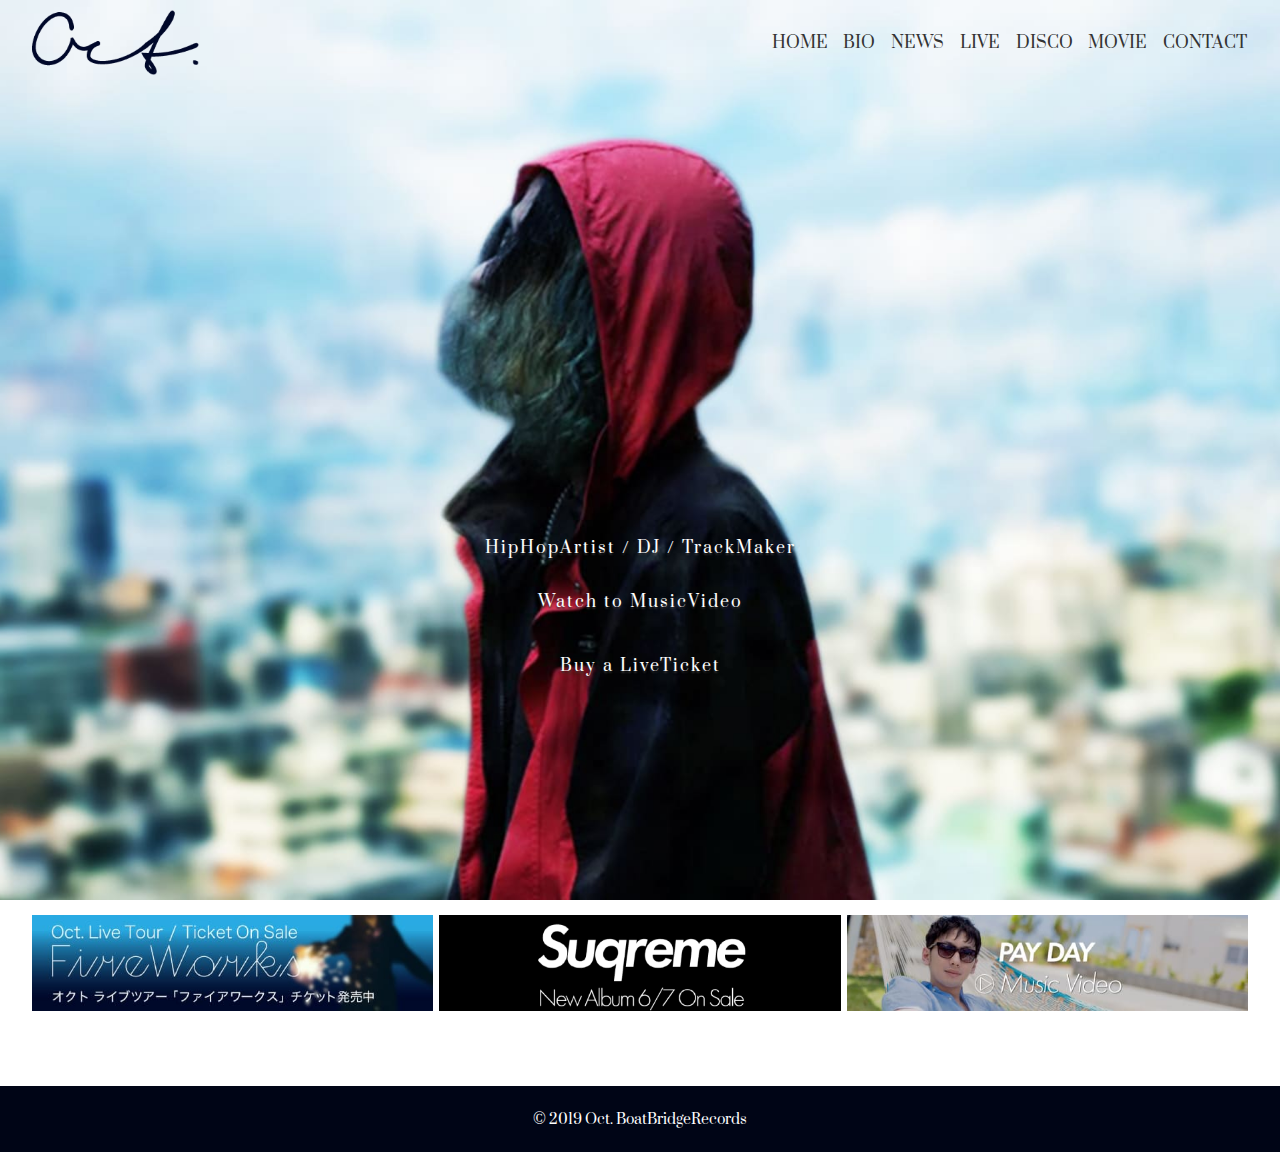
<file: index.html>
<!DOCTYPE html>
<html lang="ja">

<head>
    <meta charset="UTF-8">
    <title>Oct. official Website</title>
    <meta name="viewport" content="width=device-width,initial-scale=1">
    <meta name="description" content="HIPHOPアーティスト、「Oct.」のオフィシャルサイト。ライブ情報やフェス出演情報など、Oct.のオフィシャル情報を発信します。">
    <link rel="stylesheet" href="assets/css/reset.css">
    <link rel="stylesheet" href="assets/css/common.css">
    <link rel="stylesheet" href="assets/css/index.css">

    <!-- 動画表示用css -->
    <link rel="stylesheet" href="assets/css/colorbox.css">

    <!-- アイコン用CSS FontAwsome -->
    <link rel="stylesheet" href="https://use.fontawesome.com/releases/v5.8.2/css/all.css" integrity="sha384-oS3vJWv+0UjzBfQzYUhtDYW+Pj2yciDJxpsK1OYPAYjqT085Qq/1cq5FLXAZQ7Ay" crossorigin="anonymous">

    <!-- GoogleFonts Prata -->
    <link href="https://fonts.googleapis.com/css?family=Prata&display=swap" rel="stylesheet">

    <!-- jQuery -->
    <script src="https://ajax.googleapis.com/ajax/libs/jquery/3.4.1/jquery.min.js"></script>
    <script src="assets/js/jquery.colorbox-min.js"></script>
    <script src="assets/js/script.js"></script>

</head>

<body>

    <div id="wrapper">

        <header>
            <!-- ヘッダー -->

            <div id="headerContainer">
                <h1><img src="assets/images/home/octlogoSignerica.png" alt="ロゴ"></h1>

                <nav>
                    <ul>
                        <li><a href="index.html">HOME</a></li>
                        <li><a href="biography/index.html">BIO</a></li>
                        <li><a href="news/index.html">NEWS</a></li>
                        <li><a href="live/index.html">LIVE</a></li>
                        <li><a href="disco/index.html">DISCO</a></li>
                        <li><a href="movie/index.html">MOVIE</a></li>
                        <li><a href="contact/index.html">CONTACT</a></li>
                    </ul>
                </nav>

                <!-- ハンバーガー用メニューアイコン -->
                <button id="menuIcon"><i class="fas fa-bars"></i></button>
                <!-- ハンバーガー用メニューアイコンここまで -->

            </div><!-- #header-containerここまで -->

        </header><!-- ヘッダーここまで -->

        <div id="main">

            <div id="mainContainer">

                <div id="mainVisual">
                    <!--  -->

                    <a href="https://www.youtube.com/embed/MWWurGsw0L8?controls=0" frameborder="0" allow="accelerometer; autoplay=1; encrypted-media; gyroscope; picture-in-picture" allowfullscreen class="colorbox"></a>

                    <!-- メインビジュアルロゴ -->
                    <!--  -->

                    <div id="signature" class="mvLogo">
                        <svg xmlns="http://www.w3.org/2000/svg" viewBox="0 0 467.706 211.066">
                            <g id="logoSignature" mask="url(#logo-mask)">
                                <path d="M168.664,127.794a10.928,10.928,0,0,1,3.85-1.5q1.848-.3,2.55.6.6.9-.4,2.549a8.777,8.777,0,0,1-3.3,2.951c-.467.267-.849.467-1.15.6s-.817.367-1.549.7-1.75.785-3.051,1.351-3.217,1.284-5.75,2.149q-1.9.6-4.349,1.25a34.864,34.864,0,0,1-5.651.951,45.829,45.829,0,0,1-7.15.049,27.5,27.5,0,0,1-8.449-2.049,31.108,31.108,0,0,1-8.7-5.3,39.943,39.943,0,0,1-7.8-9q-.9-1.3-1.75-2.7t-1.651-2.9q-.4-.8-.75-1.6t-.75-1.6l-.4-.8-.2-.4v-.1h-.45a5.976,5.976,0,0,0,.85-.1q.6-.1,1.1-.15c.332-.033.465-.051.4-.051l-.1.3c-.068.267-.134.534-.2.8s-.134.567-.2.9q-.9,3.5-2.1,7.25t-2.8,7.651q-1.8,4.2-3.95,8.5a93.824,93.824,0,0,1-5.05,8.8,84.169,84.169,0,0,1-14.3,17.3,76.181,76.181,0,0,1-9.9,7.6,55.549,55.549,0,0,1-12,5.8,53.406,53.406,0,0,1-14,3,52.289,52.289,0,0,1-7.55-.15,40.848,40.848,0,0,1-7.65-1.449,40.9,40.9,0,0,1-8.75-3.551,44.661,44.661,0,0,1-6.75-4.549,36.867,36.867,0,0,1-5-4.951,41.831,41.831,0,0,1-3.6-5.049,41.039,41.039,0,0,1-4.5-10,56.241,56.241,0,0,1-1.9-10.3,61.611,61.611,0,0,1,.15-11.85,94.374,94.374,0,0,1,2.95-14.95q1.1-4.3,2.75-9.05t4.05-10.25q2.5-5.4,5.75-11.4a106.83,106.83,0,0,1,8.05-12.5,100.547,100.547,0,0,1,20.7-21.1,65.618,65.618,0,0,1,11.15-6.6,49.963,49.963,0,0,1,11.25-3.7,39.834,39.834,0,0,1,5.5-.6,45.641,45.641,0,0,1,10.15.75,26.525,26.525,0,0,1,4.45,1.25,28.381,28.381,0,0,1,7.65,4.1,32.817,32.817,0,0,1,5.45,5.2,29.9,29.9,0,0,1,3.7,5.35q1.4,2.651,2.4,4.949a43.648,43.648,0,0,1,1.451,4.3q.547,2,.949,3.7a40.111,40.111,0,0,1,1,5.051q.2,1.851.3,2.65a9.352,9.352,0,0,1-.6,4.45q-.8,1.851-1.9,1.75t-1.85-1.75a12.044,12.044,0,0,1-.951-3.95c-.066-.533-.117-1.15-.149-1.85s-.15-1.716-.351-3.05-.5-3.1-.9-5.3a37.365,37.365,0,0,0-2.8-8.2,40.852,40.852,0,0,0-3.05-5.051,26.863,26.863,0,0,0-12.3-9.3,31.4,31.4,0,0,0-10.05-1.85,34.71,34.71,0,0,0-11.8,1.35,52.45,52.45,0,0,0-12.7,5.549,75.977,75.977,0,0,0-12.8,9.551,104.763,104.763,0,0,0-12.3,13.55,110.8,110.8,0,0,0-9.05,14q-3.653,6.8-6.25,13a103.335,103.335,0,0,0-4.15,11.649q-1.553,5.453-2.55,10.25a64.6,64.6,0,0,0-1.05,16.8,50.143,50.143,0,0,0,2.65,12.6,42.977,42.977,0,0,0,5.25,10,39.563,39.563,0,0,0,8.25,8.3,49.778,49.778,0,0,0,5.75,3.6,38.935,38.935,0,0,0,7.05,2.9,43.371,43.371,0,0,0,8.65,1.65,44.919,44.919,0,0,0,10.45-.351,49.506,49.506,0,0,0,13.25-3.7,79.091,79.091,0,0,0,10.25-5.5,70.292,70.292,0,0,0,7.85-6.2,80.365,80.365,0,0,0,6.05-6.2q2.7-3.2,4.85-6.25t4.15-6.349q1.9-3.2,3.6-6.7t3.3-7.7q1.3-3.3,2.249-6.45t1.75-6.15l.3-1.5.2-.7.1-.4v-.1q-.7.1-.4.05c.2-.033.5-.066.9-.1s.782-.066,1.149-.1a2.27,2.27,0,0,0,.451-.05l.1.2c.2.467.4.917.6,1.35a9.241,9.241,0,0,0,.7,1.25,52.866,52.866,0,0,0,2.7,4.8,43.145,43.145,0,0,0,6.15,7.8,31.3,31.3,0,0,0,6.65,5.1,22.6,22.6,0,0,0,6.45,2.75,30.29,30.29,0,0,0,5.949.849,21.671,21.671,0,0,0,4.951-.149,40.744,40.744,0,0,0,4.15-.851,39.8,39.8,0,0,0,6-2.049q2.3-1.051,4-1.85,1.7-.9,3.049-1.65T168.664,127.794Z" />
                                <path d="M319.063,126.693a3.791,3.791,0,0,1,2.25-.8,2.663,2.663,0,0,1,1.95.8,2.4,2.4,0,0,1,.5,2.051,3.073,3.073,0,0,1-1.3,2.05q-.5.3-.8.5c-.2.134-.634.4-1.3.8s-1.65,1.034-2.95,1.9-3.149,2.134-5.55,3.8q-3.7,2.4-9.549,6.149t-15.05,8.75q-4.6,2.4-10.151,5.1t-12.25,5.4q-6.7,2.7-14.549,5.351t-17.25,4.85a168.335,168.335,0,0,1-34.4,4.3,105.218,105.218,0,0,1-14.9-1,56.232,56.232,0,0,1-13-3.4,30.136,30.136,0,0,1-5.551-2.9,22.671,22.671,0,0,1-4.55-4,14.953,14.953,0,0,1-1.6-2.4,13.363,13.363,0,0,1-1.1-2.7,10.477,10.477,0,0,1-.6-2.8,16.816,16.816,0,0,1,0-2.6,38.893,38.893,0,0,1,4.4-16.9,31.447,31.447,0,0,1,3.75-5.9,38.845,38.845,0,0,1,7.849-7.35q1.8-1.249,3.3-2.15a39.907,39.907,0,0,1,4.6-2.4q1.7-.7,2.2-.9a3.506,3.506,0,0,1,2.6,0,2.112,2.112,0,0,1,1.4,1.6,2.664,2.664,0,0,1-.449,2.049,3.5,3.5,0,0,1-1.851,1.351,10.072,10.072,0,0,1-1.3.4,25.519,25.519,0,0,0-2.6.9,17.323,17.323,0,0,0-2.2.849q-1.2.552-2.8,1.451-1.6,1-3.5,2.35a28.283,28.283,0,0,0-4,3.55,40.412,40.412,0,0,0-4,5.3,31.27,31.27,0,0,0-3.4,7.5,28.462,28.462,0,0,0-1.049,4.7q-.352,2.5-.55,5.2a11.246,11.246,0,0,0,1.1,5.2,13.136,13.136,0,0,0,3.6,4.6,22.9,22.9,0,0,0,5.551,3.549,51.284,51.284,0,0,0,6.849,2.551,66.856,66.856,0,0,0,16,2.6,123.7,123.7,0,0,0,18.75-.45,161.779,161.779,0,0,0,21.151-3.55q8.7-2,15.949-4.4t13.551-5q6.3-2.6,11.4-5.1t9.4-4.8q8.7-4.8,14.2-8.6t9-6.4q3.5-2.8,5.55-4.5t3.25-2.849q1.2-1.149,2.049-1.95T319.063,126.693Z" />
                                <path d="M463.962,126.894q.5,1.1-1.15,2.7a14.375,14.375,0,0,1-4.55,2.8q-.9.4-1.5.65t-1.9.7q-1.3.45-3.8,1.3t-7,2.45q-4.5,1.6-11.65,3.9t-18.15,5.1q-10.9,2.8-26.15,5.6a296.516,296.516,0,0,1-35.85,4q-9,.4-19.1.6-1.2,3.3-2.4,6.65t-2.3,7.051q3.4,4.3,6.7,8.949t6.4,9.951q1.1,1.9,2.1,3.8a33.313,33.313,0,0,1,1.8,4.1,23.343,23.343,0,0,1,.7,2.3,11.617,11.617,0,0,1,.3,2.8,6.958,6.958,0,0,1-.25,1.75,4.844,4.844,0,0,1-1.15,1.95,4.014,4.014,0,0,1-2.1,1.2,6.442,6.442,0,0,1-1.9.1,12.556,12.556,0,0,1-2.9-.65,17.964,17.964,0,0,1-2.3-1.051,33.674,33.674,0,0,1-4.1-2.7,44.189,44.189,0,0,1-6.9-6.8,27.245,27.245,0,0,1-3.3-5.5,9.7,9.7,0,0,1-.8-3.549,20.621,20.621,0,0,1,.2-2.951,36.61,36.61,0,0,1,.9-5.15q.6-2.348,1.2-4.549.7-2.5,1.5-4.8-1.3-1.7-2.55-3.349t-2.45-3.25q-.8-1.1-1.7-2.2t-1.7-2.2a6.016,6.016,0,0,1-.85-1.049,6.291,6.291,0,0,0-.85-1.05l-.4-.5h-.1l-.3-.1c.133-.2.183-.266.15-.2a2.767,2.767,0,0,1-.15.25.52.52,0,0,0-.1.2c0,.033.1-.116.3-.451l-.2-.2-.2-.2-.1-.2-.1-.1c.065-.133.083-.151.05-.051a.57.57,0,0,1-.1.2c-.034.033,0-.033.1-.2s.316-.549.65-1.149a1.407,1.407,0,0,1,.6.1h.3a.2.2,0,0,1,.05-.15.211.211,0,0,0,.05-.151v.1h.1v.1l.1.1q4,.5,7.7.65t7.4.25q2-4.9,4-9.351t4.2-9.25q2.8-5.9,6.2-13t8.2-16.8a9.822,9.822,0,0,1,.5-1.05,9.832,9.832,0,0,0,.5-1.05q-.8.7-1.45,1.35t-1.45,1.35q-6,5.6-10.5,9.35t-7.7,6.25q-3.2,2.5-4.95,3.849t-2.55,1.951a14.826,14.826,0,0,1-4.75,2.4q-2.25.6-2.85-.3t.7-2.8a14.189,14.189,0,0,1,3.8-3.6q.8-.6,1.9-1.35t3.2-2.25l5.6-4q3.5-2.5,8.9-7,3.5-2.9,7.85-6.65t9.45-8.95q4.2-8.1,9.3-17.951t11.9-21.949q2.5-4.3,4.9-8.4a89.919,89.919,0,0,1,5.2-7.9,6.183,6.183,0,0,1,.65-.9q.349-.4.75-.9.2-.2.45-.5a2.555,2.555,0,0,1,.55-.5,2.984,2.984,0,0,0,.35-.2,2.349,2.349,0,0,0,.35-.3,5.543,5.543,0,0,1,.7-.3h.6a.981.981,0,0,1,.7.2,2.781,2.781,0,0,1,1.05,1c.166.334.315.634.45.9.065.335.115.6.15.8a4.338,4.338,0,0,1,.05.7q0,.7-.05,1.3a10.583,10.583,0,0,1-.15,1.1,26.524,26.524,0,0,1-.95,4.4q-.652,2.1-1.35,4.1a91.234,91.234,0,0,1-7.05,14.349q-3.951,6.451-7.85,11.951-6,8.2-11.55,14.45t-10.55,11.25q-1.9,3.8-3.6,7.3t-3.2,6.7q-5.2,11-8.65,19.25t-6.15,15.15q-.6,1.5-1.15,2.949t-1.05,2.851q4.8,0,9.6-.15t10.3-.551a283.6,283.6,0,0,0,30.85-3.75q13.149-2.449,22.85-5.049,9.7-2.5,16.35-4.75t11.35-4.05q4.6-1.8,7.6-3.051t5.2-2.2q2.2-.95,4.05-1.8t4.15-1.849a15.491,15.491,0,0,1,5.05-1.5Q463.462,125.895,463.962,126.894Zm-140.7,36.9q.6.7,1.2,1.4t1.1,1.4q.7-1.9,1.4-3.65t1.3-3.449c.2-.534.4-1.016.6-1.45s.4-.883.6-1.351a4.653,4.653,0,0,1-.65-.049,4.7,4.7,0,0,0-.65-.051q-2.7,0-5.4-.1t-5.6-.3q.4.5.75,1a7.283,7.283,0,0,0,.85,1q1.1,1.4,2.25,2.8T323.262,163.794Zm12,21.4q-2-3.2-3.95-6.049t-3.85-5.451q-.2.8-.4,1.551t-.4,1.55q-.5,2-.95,4.049a34.365,34.365,0,0,0-.65,4.151q-.1,1.1-.1,2.15a4.088,4.088,0,0,0,.4,1.85q.5,1,1.1,2t1.4,2.1a37.051,37.051,0,0,0,3.45,3.951,33.634,33.634,0,0,0,4.35,3.649,26.954,26.954,0,0,0,2.4,1.551,11.937,11.937,0,0,0,2.7,1.15,4.369,4.369,0,0,1,.7.049,1.233,1.233,0,0,0,1-.35,4.123,4.123,0,0,0,.1-2.5,24.4,24.4,0,0,0-1.4-4.15q-.9-2.051-1.8-3.949-1-2-2-3.8T335.262,185.193Zm46.7-130.2q-5.8,10-10.45,18.7t-8.55,16.2q3.9-4.1,8.3-9.2,4.5-5.4,9.25-12a116.769,116.769,0,0,0,9.05-15q1.1-2.1,2.05-4.3t1.75-4.5a34.992,34.992,0,0,0,1.2-4.9,7.668,7.668,0,0,0,.2-2.4,4.049,4.049,0,0,0-.1-1.1.088.088,0,0,1-.1-.1,10.054,10.054,0,0,0-1.75,1.8q-.851,1.1-1.65,2.2t-1.55,2.25q-.75,1.151-1.55,2.35-1.5,2.4-3,4.9T381.962,54.994Z" />
                                <path d="M463.46,180.794q-1.1,1.1-3.75-.05a16.224,16.224,0,0,1-5.15-3.75,16.508,16.508,0,0,1-3.7-5.25q-1.1-2.649,0-3.75,1.1-1,3.7.1a16.784,16.784,0,0,1,5.2,3.7,16.574,16.574,0,0,1,3.7,5.25Q464.558,179.692,463.46,180.794Z" />
                            </g>
                            <mask id="logo-mask">
                                <path class="cls-1" d="M110.314,84.57c.507.342,6.144-40.848-35.5-44.5-39.054-3.426-107.557,108.8-46.5,135.5,58.885,25.752,83.675-61.947,84-61,0,0,18,48,72,8-2.615-.6-30.487,10.426-26,40,2,29,113,26,190-58,0,0,44.5-27.5,51.5-84.5,0,0-70,127-67,134l-12,35s16.5,21.5,24.5,17.5-32-49-32-49,57.5,1.5,71.5-5.5c0,0,73-15,78-25s-12.652,41.348-12.652,41.348l14.652,12.652" />
                            </mask>
                        </svg>

                        <div id="mainvisualText">
                            <p>HipHopArtist / DJ / TrackMaker</p>
                            <p class="conversion"><a href="movie/index.html">Watch to MusicVideo</a></p>
                            <p class="conversion"><a href="live/index.html">Buy a LiveTicket</a></p>
                        </div>

                    </div><!-- メインビジュアルロゴここまで -->
                    
                </div><!-- mainVisualここまで -->

                <div id="banners">
                    <p><a href="live/index.html"><img src="assets/images/home/bannerLivetour.jpg" alt="バナー1"></a></p>
                    <p><a href="disco/index.html"><img src="assets/images/home/bannerNewAlbum.png" alt="バナー2"></a></p>
                    <p><a href="movie/index.html"><img src="assets/images/home/bannerMusicvideo.jpg" alt="バナー3"></a></p>
                </div><!-- bannersここまで -->

                <div id="shares">
                    <a href="index.html"><i class="fab fa-twitter"></i></a>
                    <a href="index.html"><i class="fab fa-instagram"></i></a>
                </div>

            </div><!-- mainContainerここまで -->

        </div><!-- #mainここまで -->

        <footer>
            <div id="footerContainer">
                <p><small>&copy; 2019 Oct. BoatBridgeRecords</small></p>
            </div>
        </footer>


    </div><!-- #wrapperここまで -->
    <script>
        const ua = navigator.userAgent;
        if (ua.indexOf('Trident') !== -1) {
            var logoLayer = document.getElementById("logoSignature");
            logoLayer.removeAttribute("mask");
        } //IEでの手書きSVG非表示

        $(function() {
            setTimeout(function() {
                jQuery('.colorbox').colorbox({
                    open: true,
                    iframe: true,
                    innerWidth: 720,
                    innerHeight: 480,
                });
            }, 3500); //時間差で動画がポップアップ

        });
    </script>
</body></html>
</file>
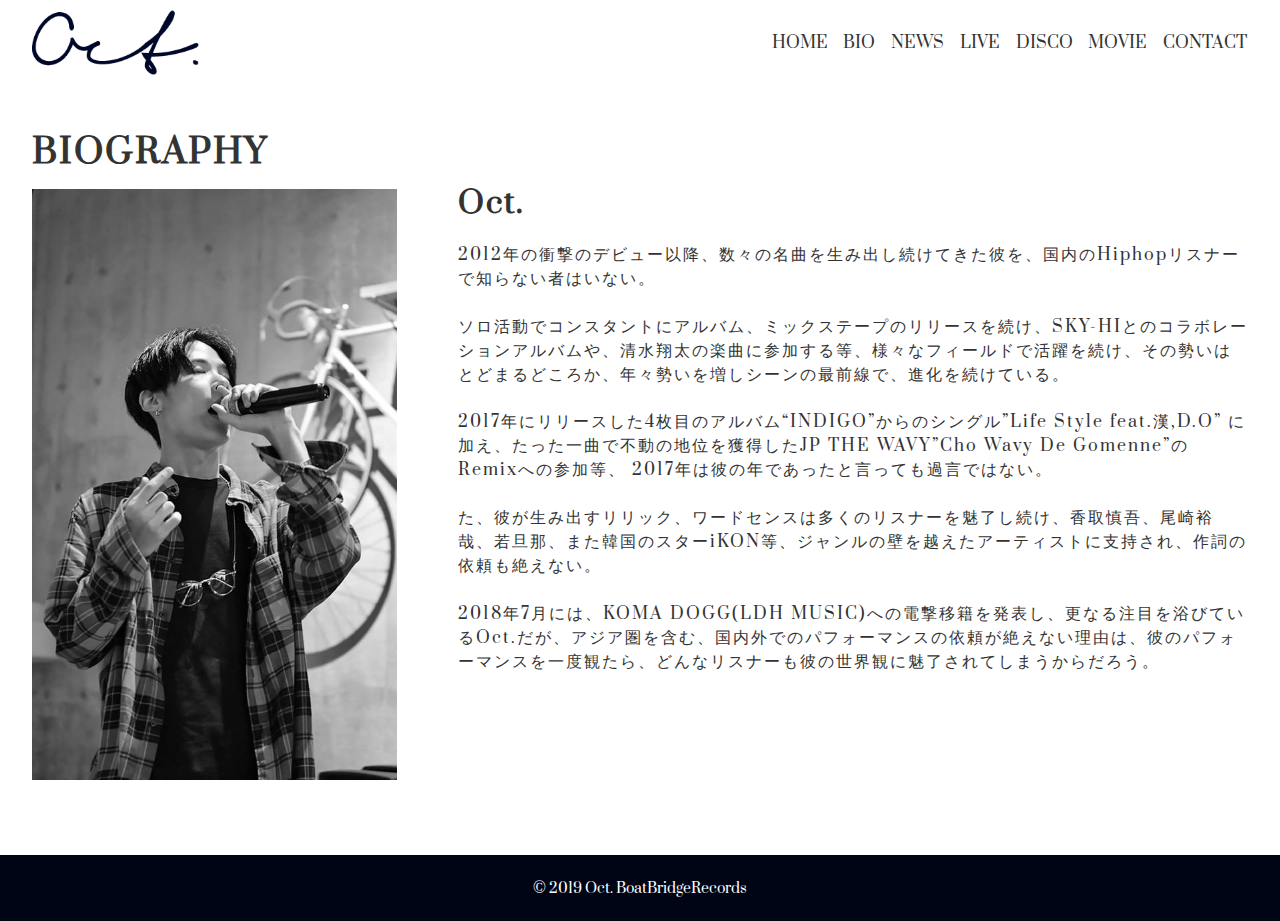
<file: biography/index.html>
<!DOCTYPE html>
<html lang="ja">

<head>
    <meta charset="UTF-8">
    <title>BIOGRAPHY | Oct. official</title>
    <meta name="viewport" content="width=device-width,initial-scale=1">
    <meta name="description" content="HIPHOPアーティスト、「Oct.」のオフィシャルサイト。ライブ情報やフェス出演情報など、Oct.のオフィシャル情報を発信します。">
    <link rel="stylesheet" href="../assets/css/reset.css">
    <link rel="stylesheet" href="../assets/css/common.css">
    <link rel="stylesheet" href="../assets/css/bio.css">

    <!-- アイコン用CSS FontAwsome -->
    <link rel="stylesheet" href="https://use.fontawesome.com/releases/v5.8.2/css/all.css" integrity="sha384-oS3vJWv+0UjzBfQzYUhtDYW+Pj2yciDJxpsK1OYPAYjqT085Qq/1cq5FLXAZQ7Ay" crossorigin="anonymous">

    <!-- GoogleFonts Prata -->
    <link href="https://fonts.googleapis.com/css?family=Prata&display=swap" rel="stylesheet">

    <!-- jQuery -->
    <script src="https://ajax.googleapis.com/ajax/libs/jquery/3.4.1/jquery.min.js"></script>
    <script src="../assets/js/script.js"></script>

</head>

<body>

    <div id="wrapper">

        <header>
            <!-- ヘッダー -->

            <div id="headerContainer">
                <h1><img src="../assets/images/home/octlogoSignerica.png" alt="ロゴ"></h1>

                <nav>
                    <ul>
                        <li><a href="../index.html">HOME</a></li>
                        <li><a href="index.html">BIO</a></li>
                        <li><a href="../news/index.html">NEWS</a></li>
                        <li><a href="../live/index.html">LIVE</a></li>
                        <li><a href="../disco/index.html">DISCO</a></li>
                        <li><a href="../movie/index.html">MOVIE</a></li>
                        <li><a href="../contact/index.html">CONTACT</a></li>
                    </ul>
                </nav>

                <!-- ハンバーガー用メニューアイコン -->
                <button id="menuIcon"><i class="fas fa-bars"></i></button>
                <!-- ハンバーガー用メニューアイコンここまで -->

            </div><!-- #header-containerここまで -->

        </header><!-- ヘッダーここまで -->

        <div id="main">

            <div id="mainContainer">
               <h2>BIOGRAPHY</h2>
                <div id="biography">
                    <div id="bioVisual">
                        <p><img src="../assets/images/bio/bioVisual.jpg" alt="Oct.画像"></p>
                    </div>
                    <div id="bioText">
                        <h3>Oct.</h3>
                        <p>2012年の衝撃のデビュー以降、数々の名曲を生み出し続けてきた彼を、国内のHiphopリスナーで知らない者はいない。</p>
                        <p>ソロ活動でコンスタントにアルバム、ミックステープのリリースを続け、SKY-HIとのコラボレーションアルバムや、清水翔太の楽曲に参加する等、様々なフィールドで活躍を続け、その勢いはとどまるどころか、年々勢いを増しシーンの最前線で、進化を続けている。</p>
                        <p>2017年にリリースした4枚目のアルバム“INDIGO”からのシングル”Life Style feat.漢,D.O” に加え、たった一曲で不動の地位を獲得したJP THE WAVY”Cho Wavy De Gomenne”のRemixへの参加等、 2017年は彼の年であったと言っても過言ではない。</p>
                        <p>た、彼が生み出すリリック、ワードセンスは多くのリスナーを魅了し続け、香取慎吾、尾崎裕哉、若旦那、また韓国のスターiKON等、ジャンルの壁を越えたアーティストに支持され、作詞の依頼も絶えない。</p>
                        <p>2018年7月には、KOMA DOGG(LDH MUSIC)への電撃移籍を発表し、更なる注目を浴びているOct.だが、アジア圏を含む、国内外でのパフォーマンスの依頼が絶えない理由は、彼のパフォーマンスを一度観たら、どんなリスナーも彼の世界観に魅了されてしまうからだろう。</p>
                    </div>
                </div>
                <div id="shares">
                    <a href="../index.html"><i class="fab fa-twitter"></i></a>
                    <a href="../index.html"><i class="fab fa-instagram"></i></a>
                </div>

            </div><!-- mainContainerここまで -->

        </div><!-- #mainここまで -->

        <footer>
            <div id="footerContainer">
                <p><small>&copy; 2019 Oct. BoatBridgeRecords</small></p>
            </div>
        </footer>


    </div><!-- #wrapperここまで -->

</body></html>
</file>
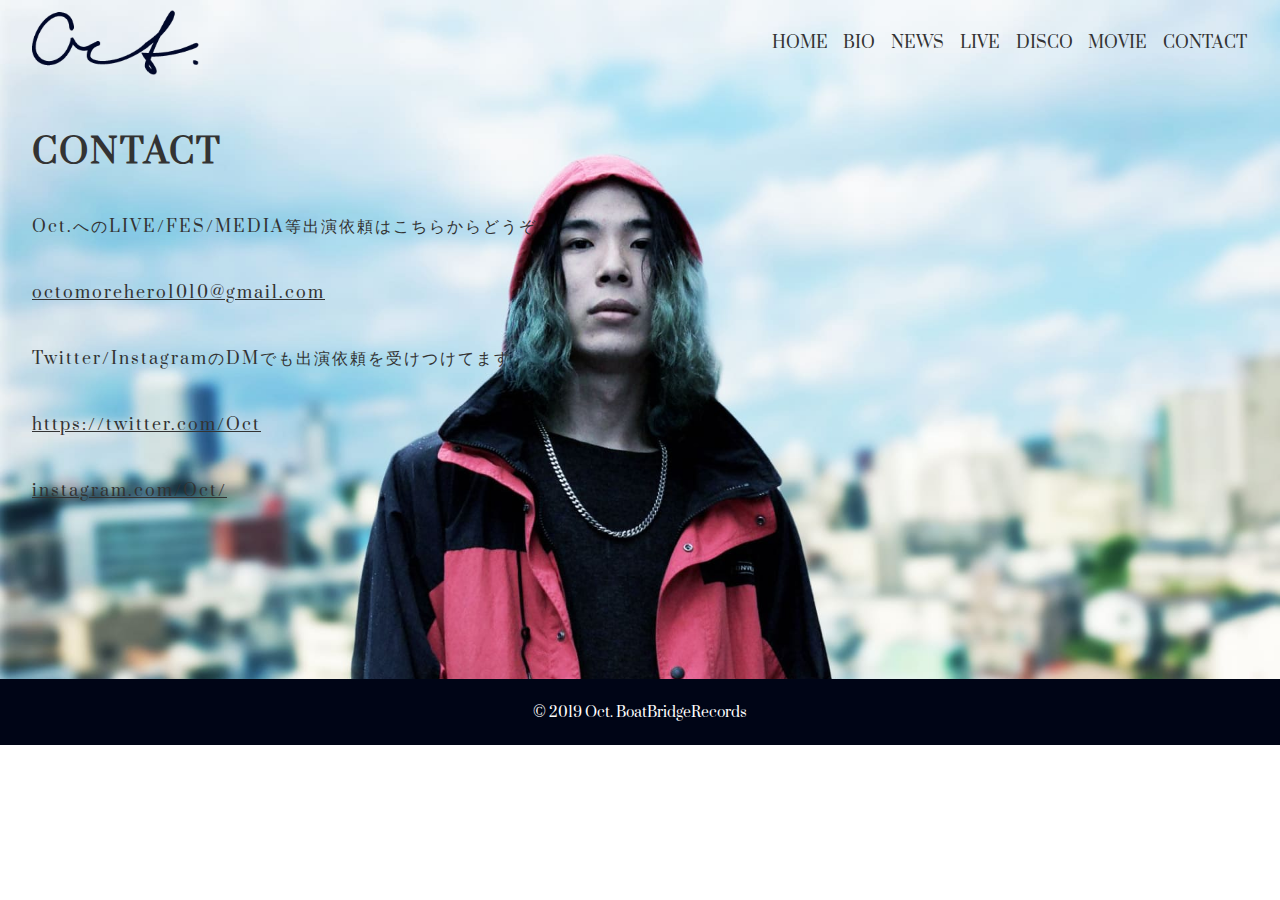
<file: contact/index.html>
<!DOCTYPE html>
<html lang="ja">

<head>
    <meta charset="UTF-8">
    <title>CONTACT | Oct. official</title>
    <meta name="viewport" content="width=device-width,initial-scale=1">
    <meta name="description" content="HIPHOPアーティスト、「Oct.」のオフィシャルサイト。ライブ情報やフェス出演情報など、Oct.のオフィシャル情報を発信します。">
    <link rel="stylesheet" href="../assets/css/reset.css">
    <link rel="stylesheet" href="../assets/css/common.css">
    <link rel="stylesheet" href="../assets/css/contact.css">

    <!-- アイコン用CSS FontAwsome -->
    <link rel="stylesheet" href="https://use.fontawesome.com/releases/v5.8.2/css/all.css" integrity="sha384-oS3vJWv+0UjzBfQzYUhtDYW+Pj2yciDJxpsK1OYPAYjqT085Qq/1cq5FLXAZQ7Ay" crossorigin="anonymous">

    <!-- GoogleFonts Prata -->
    <link href="https://fonts.googleapis.com/css?family=Prata&display=swap" rel="stylesheet">

    <!-- jQuery -->
    <script src="https://ajax.googleapis.com/ajax/libs/jquery/3.4.1/jquery.min.js"></script>
    <script src="../assets/js/script.js"></script>

</head>

<body>

    <div id="wrapper">
        
        <div id="visual">
           
           <header>
            <!-- ヘッダー -->

            <div id="headerContainer">
                <h1><img src="../assets/images/home/octlogoSignerica.png" alt="ロゴ"></h1>

                <nav>
                    <ul>
                        <li><a href="../index.html">HOME</a></li>
                        <li><a href="../biography/index.html">BIO</a></li>
                        <li><a href="../news/index.html">NEWS</a></li>
                        <li><a href="../live/index.html">LIVE</a></li>
                        <li><a href="../disco/index.html">DISCO</a></li>
                        <li><a href="../movie/index.html">MOVIE</a></li>
                        <li><a href="index.html">CONTACT</a></li>
                    </ul>
                </nav>

                <!-- ハンバーガー用メニューアイコン -->
                <button id="menuIcon"><i class="fas fa-bars"></i></button>
                <!-- ハンバーガー用メニューアイコンここまで -->

            </div><!-- #header-containerここまで -->

        </header><!-- ヘッダーここまで -->
            
            <div id="main">

            <div id="mainContainer">

                <h2>CONTACT</h2>

                <div id="contact">

                    <p>Oct.へのLIVE/FES/MEDIA等<span>出演依頼はこちらからどうぞ</span></p>
                    <p><a href="mailto:octomorehero1010@gmail.com">octomorehero1010@gmail.com</a></p>
                    <p>Twitter/InstagramのDMでも<span>出演依頼を受けつけてます</span></p>

                    <p><a href="https://twitter.com/Jinmenusagi">https://twitter.com/Oct</a></p>
                    <p><a href="https://www.instagram.com/rioutomiyama/">instagram.com/Oct/</a></p>

                </div><!-- #contactここまで -->

                <div id="shares">
                    <a href="../index.html"><i class="fab fa-twitter"></i></a>
                    <a href="../index.html"><i class="fab fa-instagram"></i></a>
                </div>

            </div><!-- mainContainerここまで -->

        </div><!-- #mainここまで -->


            
        </div><!-- visualここまで -->

        
        
        <footer>
            <div id="footerContainer">
                <p><small>&copy; 2019 Oct. BoatBridgeRecords</small></p>
            </div>
        </footer>


    </div><!-- #wrapperここまで -->


</body></html>
</file>
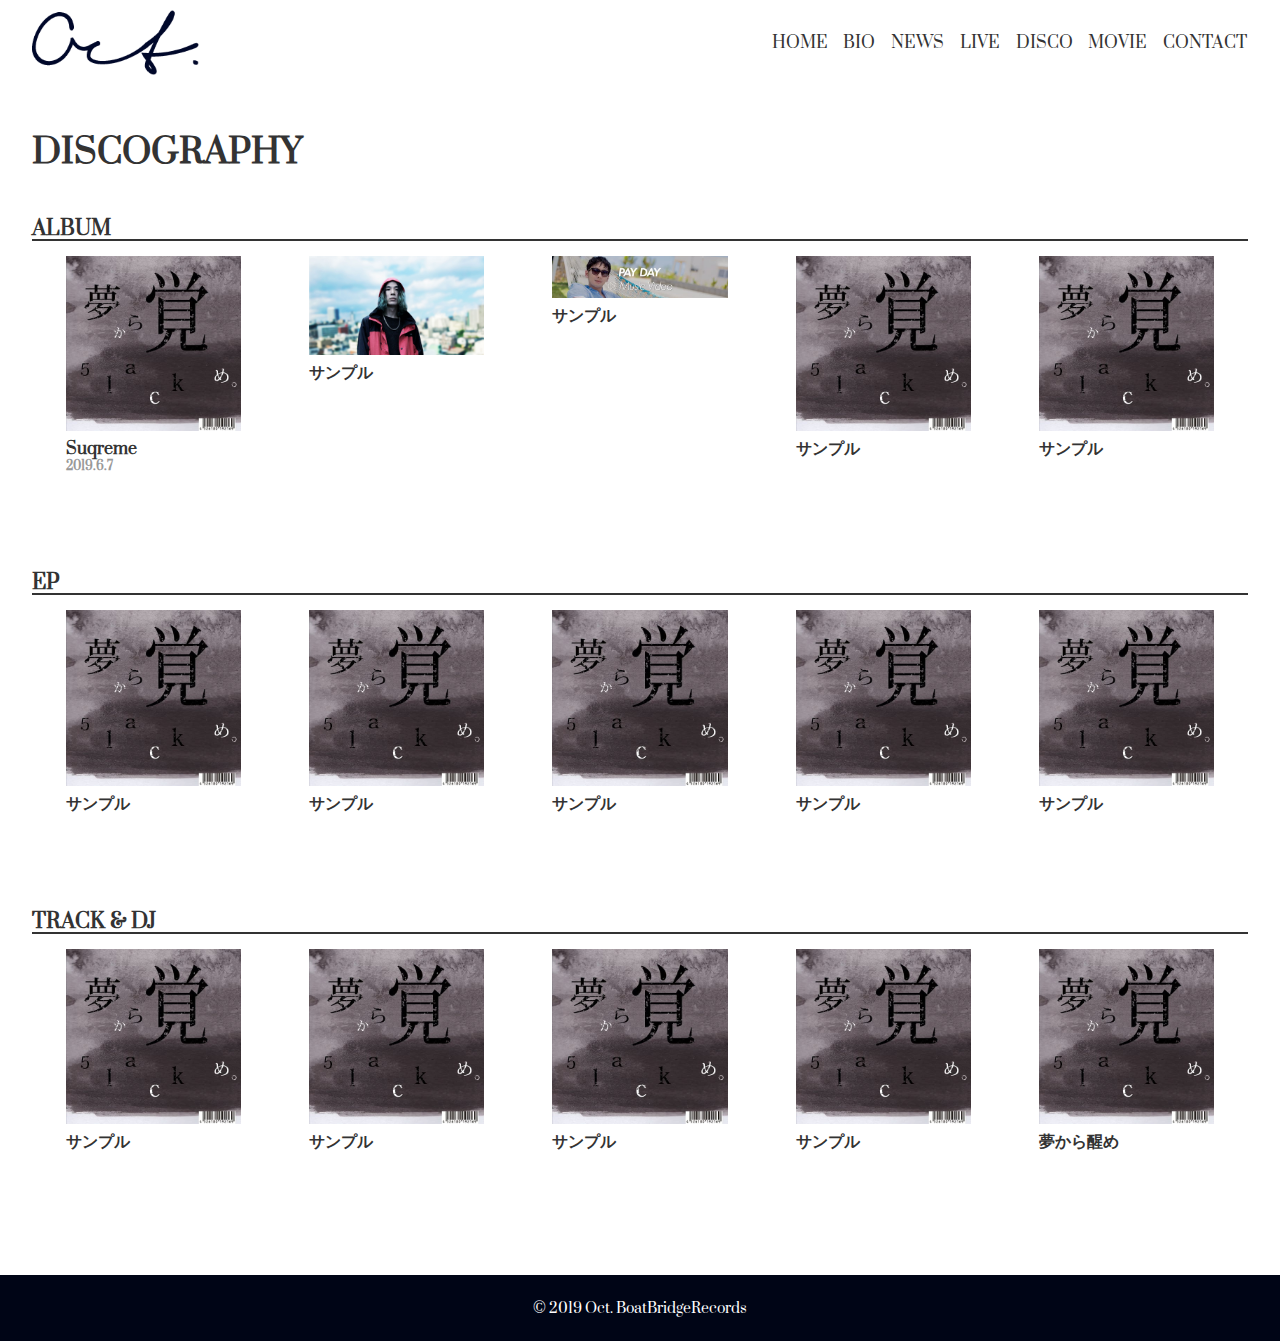
<file: disco/index.html>
<!DOCTYPE html>
<html lang="ja">

<head>
    <meta charset="UTF-8">
    <title>DISCOGRAPHY | Oct. official</title>
    <meta name="viewport" content="width=device-width,initial-scale=1">
    <meta name="description" content="HIPHOPアーティスト、「Oct.」のオフィシャルサイト。ライブ情報やフェス出演情報など、Oct.のオフィシャル情報を発信します。">
    <link rel="stylesheet" href="../assets/css/reset.css">
    <link rel="stylesheet" href="../assets/css/common.css">
    <link rel="stylesheet" href="../assets/css/disco.css">

    <!-- アイコン用CSS FontAwsome -->
    <link rel="stylesheet" href="https://use.fontawesome.com/releases/v5.8.2/css/all.css" integrity="sha384-oS3vJWv+0UjzBfQzYUhtDYW+Pj2yciDJxpsK1OYPAYjqT085Qq/1cq5FLXAZQ7Ay" crossorigin="anonymous">

    <!-- GoogleFonts Prata -->
    <link href="https://fonts.googleapis.com/css?family=Prata&display=swap" rel="stylesheet">

    <!-- jQuery -->
    <script src="https://ajax.googleapis.com/ajax/libs/jquery/3.4.1/jquery.min.js"></script>
    <script src="../assets/js/script.js"></script>
    <script src="../assets/js/disco.js"></script>

</head>

<body>

    <div id="wrapper">
        <div id="wrapperOpacity">

        <header>
            <!-- ヘッダー -->

            <div id="headerContainer">
                <h1><img src="../assets/images/home/octlogoSignerica.png" alt="ロゴ"></h1>

                <nav>
                    <ul>
                        <li><a href="../index.html">HOME</a></li>
                        <li><a href="../biography/index.html">BIO</a></li>
                        <li><a href="../news/index.html">NEWS</a></li>
                        <li><a href="../live/index.html">LIVE</a></li>
                        <li><a href="index.html">DISCO</a></li>
                        <li><a href="../movie/index.html">MOVIE</a></li>
                        <li><a href="../contact/index.html">CONTACT</a></li>
                    </ul>
                </nav>

                <!-- ハンバーガー用メニューアイコン -->
                <button id="menuIcon"><i class="fas fa-bars"></i></button>
                <!-- ハンバーガー用メニューアイコンここまで -->

            </div><!-- #header-containerここまで -->

        </header><!-- ヘッダーここまで -->

        <div id="main">

            <div id="mainContainer">

                <h2>DISCOGRAPHY</h2>

                <div id="disco">

                    <h3>ALBUM</h3>
                    <div id="album" class="flex">
                        <div class="items album1">
                           <a href="">
                            <p><img src="../assets/images/disco/samplejacket.jpg" alt="images/disco/samplejacket.jpg"></p>
                            <p class="itemTitle">Suqreme<br><span class="date">2019.6.7</span></p>
                            </a>
                        </div>
                        <div class="items">
                            <p><img src="../assets/images/home/mainVisual.jpg" alt="サンプル"></p>
                            <p class="itemTitle">サンプル</p>
                        </div>
                        <div class="items">
                            <p><img src="../assets/images/home/bannerMusicvideo.jpg" alt="サンプル"></p>
                            <p class="itemTitle">サンプル</p>
                        </div>
                        <div class="items">
                            <p><img src="../assets/images/disco/samplejacket.jpg" alt="サンプル"></p>
                            <p class="itemTitle">サンプル</p>
                        </div>
                        <div class="items">
                            <p><img src="../assets/images/disco/samplejacket.jpg" alt="サンプル"></p>
                            <p class="itemTitle">サンプル</p>
                        </div>
                    </div><!-- #albumここまで -->


                    <h3>EP</h3>
                    <div id="ep" class="flex">
                        <div class="items">
                            <p><img src="../assets/images/disco/samplejacket.jpg" alt="サンプル"></p>
                            <p class="itemTitle">サンプル</p>
                        </div>
                        <div class="items">
                            <p><img src="../assets/images/disco/samplejacket.jpg" alt="サンプル"></p>
                            <p class="itemTitle">サンプル</p>
                        </div>
                        <div class="items">
                            <p><img src="../assets/images/disco/samplejacket.jpg" alt="サンプル"></p>
                            <p class="itemTitle">サンプル</p>
                        </div>
                        <div class="items">
                            <p><img src="../assets/images/disco/samplejacket.jpg" alt="サンプル"></p>
                            <p class="itemTitle">サンプル</p>
                        </div>
                        <div class="items">
                            <p><img src="../assets/images/disco/samplejacket.jpg" alt="サンプル"></p>
                            <p class="itemTitle">サンプル</p>
                        </div>

                    </div><!-- #epここまで -->
                 
                    <h3>TRACK &amp; DJ</h3>
                    <div id="track" class="flex">
                        <div class="items">
                            <p><img src="../assets/images/disco/samplejacket.jpg" alt="images/disco/samplejacket.jpg"></p>
                            <p class="itemTitle">サンプル</p>
                        </div>
                        <div class="items">
                            <p><img src="../assets/images/disco/samplejacket.jpg" alt="サンプル"></p>
                            <p class="itemTitle">サンプル</p>
                        </div>
                        <div class="items">
                            <p><img src="../assets/images/disco/samplejacket.jpg" alt="サンプル"></p>
                            <p class="itemTitle">サンプル</p>
                        </div>
                        <div class="items">
                            <p><img src="../assets/images/disco/samplejacket.jpg" alt="サンプル"></p>
                            <p class="itemTitle">サンプル</p>
                        </div>
                        <div class="items">
                            <p><img src="../assets/images/disco/samplejacket.jpg" alt="サンプル"></p>
                            <p class="itemTitle">夢から醒め</p>
                        </div>
                    </div><!-- #trackここまで -->
                    
                </div><!-- #discoContainer ここまで -->


                <div id="shares">
                    <a href="../index.html"><i class="fab fa-twitter"></i></a>
                    <a href="../index.html"><i class="fab fa-instagram"></i></a>
                </div>

            </div><!-- mainContainerここまで -->

        </div><!-- #mainここまで -->

        <footer>
            <div id="footerContainer">
                <p><small>&copy; 2019 Oct. BoatBridgeRecords</small></p>
            </div>
        </footer>
        
        </div><!-- #wrapperOpacity -->


    </div><!-- #wrapperここまで -->

</body></html>
</file>
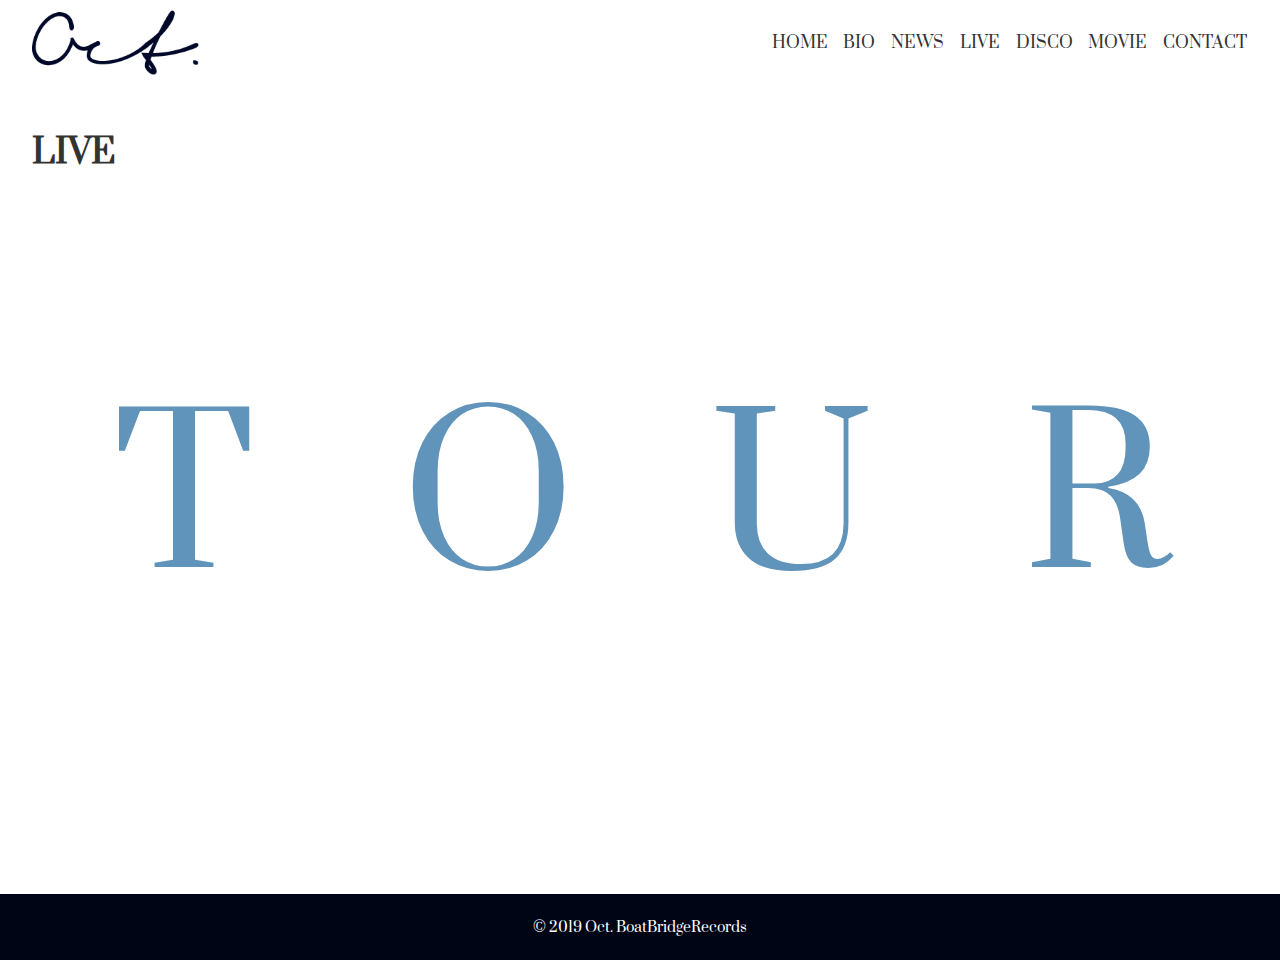
<file: live/index.html>
<!DOCTYPE html>
<html lang="ja">

<head>
    <meta charset="UTF-8">
    <title>LIVE | Oct. official</title>
    <meta name="viewport" content="width=device-width,initial-scale=1">
    <meta name="description" content="HIPHOPアーティスト、「Oct.」のオフィシャルサイト。ライブ情報やフェス出演情報など、Oct.のオフィシャル情報を発信します。">
    <link rel="stylesheet" href="../assets/css/reset.css">
    <link rel="stylesheet" href="../assets/css/common.css">
    <link rel="stylesheet" href="../assets/css/live.css">

    <!-- アイコン用CSS FontAwsome -->
    <link rel="stylesheet" href="https://use.fontawesome.com/releases/v5.8.2/css/all.css" integrity="sha384-oS3vJWv+0UjzBfQzYUhtDYW+Pj2yciDJxpsK1OYPAYjqT085Qq/1cq5FLXAZQ7Ay" crossorigin="anonymous">

    <!-- GoogleFonts Prata -->
    <link href="https://fonts.googleapis.com/css?family=Prata&display=swap" rel="stylesheet">

    <!-- jQuery -->
    <script src="https://ajax.googleapis.com/ajax/libs/jquery/3.4.1/jquery.min.js"></script>
    <script src="../assets/js/script.js"></script>

</head>

<body ontouchstart="">

    <div id="wrapper">

        <header>
            <!-- ヘッダー -->

            <div id="headerContainer">
                <h1><img src="../assets/images/home/octlogoSignerica.png" alt="ロゴ"></h1>

                <nav>
                    <ul>
                        <li><a href="../index.html">HOME</a></li>
                        <li><a href="../biography/index.html">BIO</a></li>
                        <li><a href="../news/index.html">NEWS</a></li>
                        <li><a href="index.html">LIVE</a></li>
                        <li><a href="../disco/index.html">DISCO</a></li>
                        <li><a href="../movie/index.html">MOVIE</a></li>
                        <li><a href="../contact/index.html">CONTACT</a></li>
                    </ul>
                </nav>

                <!-- ハンバーガー用メニューアイコン -->
                <button id="menuIcon"><i class="fas fa-bars"></i></button>
                <!-- ハンバーガー用メニューアイコンここまで -->

            </div><!-- #header-containerここまで -->

        </header><!-- ヘッダーここまで -->

        <div id="main">

            <div id="mainContainer">

                <h2>LIVE</h2>

                <div id="live">

                    <div class="liveFlex" >

                        <a href="index.html">

                            <div class="liveBack">

                                <div class="liveBacktext ">
                                    <h3>渋谷公演</h3>
                                    <p>2019.7.7 <br>LIQUIDROOM</p>
                                </div>

                            </div>

                            <div class="liveFront hoverFade">
                                <p>T</p>
                            </div>

                        </a>

                    </div><!-- 渋谷公演ここまで -->

                    <div class="liveFlex" ontouchstart="">

                        <a href="index.html">

                            <div class="liveBack">

                                <div class="liveBacktext">
                                    <h3>福岡公演</h3>
                                    <p>2019.7.1 <br>The VooDoo Lounge</p>
                                </div>

                            </div>

                            <div class="liveFront">
                                <p>O</p>
                            </div>

                        </a>

                    </div><!-- 福岡公演ここまで -->

                    <div class="liveFlex" ontouchstart="">

                        <a href="index.html">

                            <div class="liveBack">

                                <div class="liveBacktext">
                                    <h3>新木場公演</h3>
                                    <p>2019.6.22 <br>新木場 STUDIO COAST</p>
                                </div>

                            </div>

                            <div class="liveFront">
                                <p>U</p>
                            </div>

                        </a>

                    </div><!-- 新木場公演ここまで -->

                    <div class="liveFlex" ontouchstart="">

                        <a href="index.html">

                            <div class="liveBack">

                                <div class="liveBacktext">
                                    <h3>川崎公演</h3>
                                    <p>2019.6.15 <br>CLUB CITTA'</p>
                                </div>

                            </div>

                            <div class="liveFront">
                                <p>R</p>
                            </div>

                        </a>

                    </div><!-- 川崎公演ここまで -->


                </div><!-- #live ここまで -->


                <div id="shares">
                    <a href="../index.html"><i class="fab fa-twitter"></i></a>
                    <a href="../index.html"><i class="fab fa-instagram"></i></a>
                </div>

            </div><!-- mainContainerここまで -->

        </div><!-- #mainここまで -->

        <footer>
            <div id="footerContainer">
                <p><small>&copy; 2019 Oct. BoatBridgeRecords</small></p>
            </div>
        </footer>


    </div><!-- #wrapperここまで -->

</body></html>
</file>
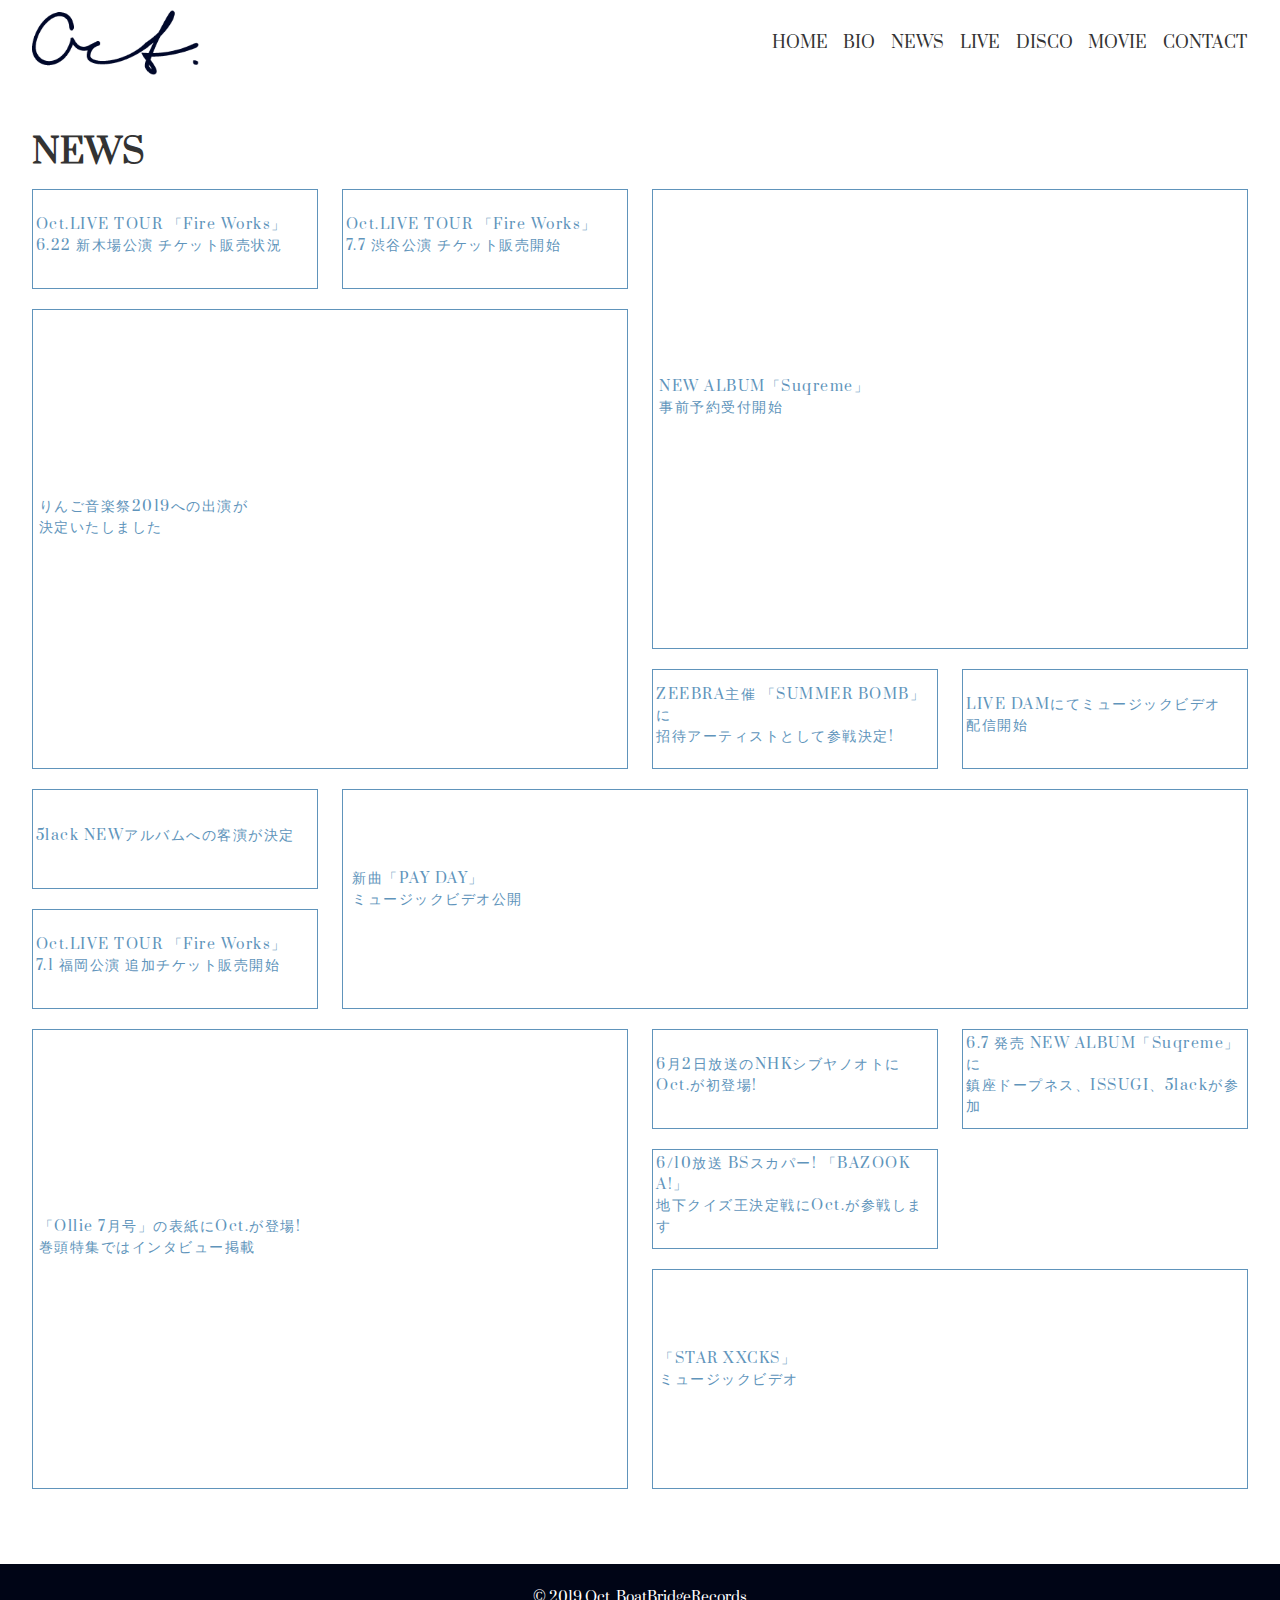
<file: news/index.html>
<!DOCTYPE html>
<html lang="ja">

<head>
    <meta charset="UTF-8">
    <title>NEWS | Oct. official</title>
    <meta name="viewport" content="width=device-width,initial-scale=1">
    <meta name="description" content="HIPHOPアーティスト、「Oct.」のオフィシャルサイト。ライブ情報やフェス出演情報など、Oct.のオフィシャル情報を発信します。">
    <link rel="stylesheet" href="../assets/css/reset.css">
    <link rel="stylesheet" href="../assets/css/common.css">
    <link rel="stylesheet" href="../assets/css/news.css">

    <!-- アイコン用CSS FontAwsome -->
    <link rel="stylesheet" href="https://use.fontawesome.com/releases/v5.8.2/css/all.css" integrity="sha384-oS3vJWv+0UjzBfQzYUhtDYW+Pj2yciDJxpsK1OYPAYjqT085Qq/1cq5FLXAZQ7Ay" crossorigin="anonymous">

    <!-- GoogleFonts Prata -->
    <link href="https://fonts.googleapis.com/css?family=Prata&display=swap" rel="stylesheet">

    <!-- jQuery -->
    <script src="https://ajax.googleapis.com/ajax/libs/jquery/3.4.1/jquery.min.js"></script>
    <script src="../assets/js/script.js"></script>

</head>

<body>

    <div id="wrapper">

        <header>
            <!-- ヘッダー -->

            <div id="headerContainer">
                <h1><img src="../assets/images/home/octlogoSignerica.png" alt="ロゴ"></h1>

                <nav>
                    <ul>
                        <li><a href="../index.html">HOME</a></li>
                        <li><a href="../biography/index.html">BIO</a></li>
                        <li><a href="index.html">NEWS</a></li>
                        <li><a href="../live/index.html">LIVE</a></li>
                        <li><a href="../disco/index.html">DISCO</a></li>
                        <li><a href="../movie/index.html">MOVIE</a></li>
                        <li><a href="../contact/index.html">CONTACT</a></li>
                    </ul>
                </nav>

                <!-- ハンバーガー用メニューアイコン -->
                <button id="menuIcon"><i class="fas fa-bars"></i></button>
                <!-- ハンバーガー用メニューアイコンここまで -->

            </div><!-- #header-containerここまで -->

        </header><!-- ヘッダーここまで -->

        <div id="main">

            <div id="mainContainer">
                <h2>NEWS</h2>
                <div id="news">
                    <div id="newsGrid" ontouchstart="">
                        <div class="newsItem news1">
                            <a class="newsTitle" href="../live/index.html">LIVE</a>
                            <p class="newsText">Oct.LIVE TOUR 「Fire Works」<br>6.22 新木場公演 チケット販売状況</p>
                        </div>
                        <div class="newsItem news2">
                            <a class="newsTitle" href="../disco/index.html">NEWS</a>
                            <p class="newsText">NEW ALBUM「Suqreme」<br>事前予約受付開始</p>
                        </div>
                        <div class="newsItem news3">
                            <a class="newsTitle" href="http://ringofes.info/">NEWS</a>
                            <p class="newsText">りんご音楽祭2019への出演が<br>決定いたしました</p>
                        </div>
                        <div class="newsItem news4">
                            <a class="newsTitle" href="../live/index.html">LIVE</a>
                            <p class="newsText">Oct.LIVE TOUR 「Fire Works」<br>7.7 渋谷公演 チケット販売開始</p>
                        </div>
                        <div class="newsItem news5">
                            <a class="newsTitle" href="../movie/index.html">MOVIE</a>
                            <p class="newsText">新曲「PAY DAY」<br>ミュージックビデオ公開</p>
                        </div>
                        <div class="newsItem news6">
                            <a class="newsTitle" href="index.html">NEWS</a>
                            <p class="newsText">ZEEBRA主催 「SUMMER BOMB」に<br>招待アーティストとして参戦決定!</p>
                        </div>
                        <div class="newsItem news7">
                            <a class="newsTitle" href="index.html">NEWS</a>
                            <p class="newsText">LIVE DAMにてミュージックビデオ<br>配信開始</p>
                        </div>
                        <div class="newsItem news8">
                            <a class="newsTitle" href="index.html">NEWS</a>
                            <p class="newsText">5lack NEWアルバムへの客演が決定</p>
                        </div>
                        <div class="newsItem news9">
                            <a class="newsTitle" href="index.html">LIVE</a>
                            <p class="newsText">Oct.LIVE TOUR 「Fire Works」<br>7.1 福岡公演 追加チケット販売開始</p>
                        </div>
                        <div class="newsItem news10">
                            <a class="newsTitle" href="https://www.olliemagazine.com/jp/">MEDIA</a>
                            <p class="newsText">「Ollie 7月号」の表紙にOct.が登場! <br>巻頭特集ではインタビュー掲載</p>
                        </div>
                        <div class="newsItem news11">
                            <a class="newsTitle" href="index.html">MEDIA</a>
                            <p class="newsText">6月2日放送のNHKシブヤノオトに<br>Oct.が初登場!</p>
                        </div>
                        <div class="newsItem news12">
                            <a class="newsTitle" href="index.html">NEWS</a>
                            <p class="newsText">6.7 発売 NEW ALBUM「Suqreme」に<br>鎮座ドープネス、ISSUGI、5lackが参加</p>
                        </div>
                        <div class="newsItem news13">
                            <a class="newsTitle" href="index.html">MEDIA</a>
                            <p class="newsText">6/10放送 BSスカパー! 「BAZOOKA!」<br>地下クイズ王決定戦にOct.が参戦します</p>
                        </div>
                        <div class="newsItem news14">
                            <a class="newsTitle" href="index.html">MOVIE</a>
                            <p class="newsText">「STAR XXCKS」<br>ミュージックビデオ</p>
                        </div>
                    </div>
                </div>
                
                
                <div id="shares">
                    <a href="../index.html"><i class="fab fa-twitter"></i></a>
                    <a href="../index.html"><i class="fab fa-instagram"></i></a>
                </div><!-- #sharesここまで -->
                
            </div><!-- mainContainerここまで -->

        </div><!-- #mainここまで -->


        <footer>
            <div id="footerContainer">
                <p><small>&copy; 2019 Oct. BoatBridgeRecords</small></p>
            </div>
        </footer>


    </div><!-- #wrapperここまで -->

</body></html>
</file>
<file: assets/css/common.css>
@charset "UTF-8";

/*==========general==========*/
body {
    min-width: 320px;
    font-size: 1.6rem;
    color: #333;
}

/*==========general end==========*/



/*========================================*/
/*----------body内ここから----------*/
/*========================================*/

/*==========#wrapper==========*/
#wrapper {
    width: 100%;
}

/*==========#wrapper end==========*/


/*========================================*/
/*----------headerここから----------*/
/*========================================*/

header {
    width: 100%;
    z-index: 17;
}

/*----------headerContainer----------*/
#headerContainer {
    width: 95%;
    max-width: 1824px;
    margin: 0 auto;
    display: flex;
    align-items: center;
}

#headerContainer h1 {
    width: 20%;
    text-align: left;
    margin: auto;
    padding: 10px 0;
}

#headerContainer h1 img {
    max-width: 167px;
    width: 100%;
    vertical-align: middle;
}

/*----------ナビゲーション部分----------*/
#headerContainer nav {
    width: 80%;
}

#headerContainer nav ul {
    width: 100%;
    text-align: right;
    margin-right: 3%;
}

#headerContainer nav ul li {
    display: inline-block;
    padding: 0 0 0 1%;
    margin: 3% auto;
}

#headerContainer nav ul li a {
    transition: .5s;
    position: relative;
    border: solid 1px transparent;
    outline: none;
    color: #333;
}

#headerContainer nav ul li:hover a {
    color: #6094bb;

}

#headerContainer nav ul li a::before,
#headerContainer nav ul li a::after {
    content: "";
    position: absolute;
    top: -2px;
    left: -1px;
    width: 0;
    height: 0;
    transition: .3s;
    z-index: 2;
    border: 1px solid transparent;
}

#headerContainer nav ul li:hover a::before,
#headerContainer nav ul li:hover a::after {
    width: 100%;
    height: 100%;
}

#headerContainer nav ul li:hover a::before {
    border-top-color: #6094bb;
    border-right-color: #6094bb;
    transition: width .3s, height .3s .3s;
}

#headerContainer nav ul li:hover a::after {
    border-bottom-color: #6094bb;
    border-left-color: #6094bb;
    transition: height .3s, width .3s .3s;
}



#headerContainer #menuIcon {
    display: none;
}

/*========================================*/
/*----------headerここまで----------*/
/*========================================*/



/*========================================*/
/*----------#main エリアここから----------*/
/*========================================*/

#main {
    width: 100%;
}

/*---------- #mainContainer ----------*/
#mainContainer {
    max-width: 1920px;
    margin: 0 auto;
    width: 100%;
}


/*----------#shares----------*/
#shares {
    width: 15%;
    margin: 25px auto;
    display: flex;
    justify-content: space-between;
}

#shares i {
    font-size: 4.8rem;
}

#shares i:hover {
    color: #6094bb;
}

/*----------#sharesここまで----------*/


/*========================================*/
/*----------#mainエリアここまで----------*/
/*========================================*/


/*========================================*/
/*----------footerここから----------*/
/*========================================*/

footer {
    width: 100%;
    margin-top: 50px;
    padding-top: 25px;
    padding-bottom: 25px;
    background-color: #000516;
    color: #fff;
    max-width: 1920px;
    margin: auto;
}

/*----------#footerContainer----------*/
#footerContainer {
    width: 70%;
    max-width: 1344px;
    margin: 0 auto;
    text-align: center;
}

#footerContainer p small {

    font-size: 1.4rem;
}

/*========================================*/
/*----------footerここまで----------*/
/*========================================*/



/*========================================*/
/*----------メディアクエリ設定 max-width480px----------*/
/*========================================*/

@media screen and (max-width: 480px) {


    /*====================*/
    /*----- header -----*/
    /*====================*/
    header {
        /*position: relative;*/
    }

    #headerContainer #menuIcon {
        /*---------- ハンバーガー表示 ----------*/
        display: block;
        background-color: transparent;
        border-color: transparent;
        position: absolute;
        top: 10px;
        right: 10px;
        z-index: 20;
        font-size: 2rem;
    }

    #headerContainer h1 {
        width: 30%;
        margin: 0;
        padding-top: 10px;
    }

    #headerContainer h1 img {
        vertical-align: top;
    }

    #headerContainer nav {
        display: none;
        position: absolute;
        width: 100%;
        z-index: 19;
        top: 0;
        right: 0;

    }

    #headerContainer nav ul {
        display: flex;
        flex-wrap: wrap;
        background: rgba(255, 255, 255, 0.9);
    }

    #headerContainer nav ul li {
        width: 50%;
        margin: 10% auto;
        display: block;
        text-align: center;
        font-size: 1.4rem;
    }

    /*====================*/
    /*----- shares -----*/
    /*====================*/

    #shares {
        width: 40%;
    }

    /*====================*/
    /*-----footer-----*/
    /*====================*/
    footer {
        margin-top: 25px;
    }

}

/*========================================*/
/*----------メディアクエリmax-width480pxここまで----------*/
/*========================================*/


/*==========ハンバーガー対策==========*/
@media screen and (min-width: 500px) {
    #headerContainer nav {
        display: block !important;
    }
}

/*==========ハンバーガー対策==========*/
</file>
<file: assets/css/index.css>
@charset "UTF-8";

/*==========general==========*/
body {
    font-size: 1.6rem;
    min-width: 320px;
    overflow-x: hidden;
}

/*==========general end==========*/

/*====================*/
/*-----#headerのabsolute設定-----*/
/*====================*/
header {
    width: 100%;
    z-index: 7;
    position: absolute;
}


/*========================================*/
/*----------#main エリアここから----------*/
/*========================================*/

#main {
    width: 100%;
}

/*---------- #mainContainer ----------*/
#mainContainer {
    max-width: 1920px;
    margin: 0 auto;
    width: 100%;
}

/*---------- #mainVisual ----------*/
#mainVisual {
    width: 100vw;
    height: 100vh;
    position: relative;
    z-index: 6;
    max-width: 1920px;
    margin: 0 auto;
    min-height: 400px;
    background: url(../images/home/mainVisual2.jpg) center top;
    background-size: cover;
    /*==========IEでのTOP縦横比バグの対処のためメインビジュアルはバックグラウンドで指定==========*/
}


#mainVisual .mvImage {
    width: 100%;
}

#mainVisual .mvImage img {
    width: 100%;
}

/*====================*/
/*手書き文字アニメーション部分*/
/*====================*/

/*--------------------*/
/*大きさ調整*/
/*--------------------*/
#signature {
    width: 30%;
    position: absolute;
    top: 40%;
    left: 35%;
}


/*--------------------*/
/*マスク部分の設定*/
/*--------------------*/
#signature svg {
    filter: drop-shadow(0px 2px 2px #333);
}

#logoSignature {
    fill: #fff;
    stroke: #fff;
}

#logo-mask .cls-1 {
    fill: none;
    stroke: #fff;
    stroke-linecap: round;
    stroke-linejoin: round;
    stroke-width: 15px;
    /*---------- マスクの線の太さ ----------*/
    stroke-dasharray: 2000;
    /*---------- マスクの線の長さ ----------*/
    stroke-dashoffset: 2000;
    /*---------- マスクの線の開始地点 ----------*/
    animation: logo_anime 1.7s ease-in forwards;
    /*---------- 何秒掛けてアニメーションするか ----------*/
    animation-delay: .5s;
    /*---------- 何秒経ったら開始するか ----------*/
}

/*--------------------*/
/*手書き文字アニメーション定義部分*/
/*--------------------*/
@keyframes logo_anime {
    0% {
        stroke-dashoffset: 2000;
        /*---------- stroke-dasharray/stroke-dashoffsetと数値をあわせる ----------*/
    }

    100% {
        stroke-dashoffset: 0;
    }
}

/*====================*/
/*手書き文字アニメーションここまで*/
/*====================*/






/*==========#mainvisualText==========*/
#mainvisualText {
    width: 100%;
    margin: auto;
    text-align: center;
    color: #fff;
    text-shadow: 0px 2px 2px #333;
    letter-spacing: 2px;
    line-height: 1.5;
}

#mainvisualText .conversion {
    margin-top: 20px;
    /*----------768px以上では非表示----------*/
}


/*---------- ホバー時エフェクト ----------*/
#mainvisualText .conversion a {
    display: block;
    padding: 10px;
    position: relative;
}

.conversion a::before,
.conversion a::after {
    content: "";
    position: absolute;
    top: -2px;
    left: -1px;
    width: 0;
    height: 0;
    transition: .3s;
    z-index: 2;
    border: 1px solid transparent;
}

.conversion a:hover::before,
.conversion a:hover::after {
    width: 100%;
    height: 100%;
}

.conversion a:hover::before {
    border-top-color: #fff;
    border-right-color: #fff;
    transition: width .3s, height .3s .3s;
}

.conversion a:hover::after {
    border-bottom-color: #fff;
    border-left-color: #fff;
    transition: height .3s, width .3s .3s;
}

/*====================*/
/*-----768以下時の.conversion出現アニメーション定義-----*/
/*====================*/

@keyframes fadeIn {
    0% {
        opacity: 0
    }

    80% {
        opacity: 0
    }

    100% {
        opacity: 1
    }
}

@-webkit-keyframes fadeIn {
    0% {
        opacity: 0
    }

    80% {
        opacity: 0
    }

    100% {
        opacity: 1
    }
}

/*====================*/
/*-----768以下時の.conversion出現アニメーション定義ここまで-----*/
/*====================*/



/*----------#mainVisualここまで----------*/



/*----------#banners----------*/
#banners {
    width: 95%;
    margin: 15px auto 50px;
    display: flex;
    justify-content: space-between;
}

#banners p {
    width: 100%;
    flex-basis: 33%;
}

#banners p:hover {
    opacity: 0.7;
}

#banners p img {
    width: 100%;
}

/*----------#bannersここまで----------*/


/*========================================*/
/*----------#mainエリアここまで----------*/
/*========================================*/


/*========================================*/
/*----------メディアクエリ設定 max-width480px----------*/
/*========================================*/

@media screen and (max-width:768px) {


    /*==========youtube動画非表示==========*/
    #mainvisualText .conversion {
        display: block;
        animation: fadeIn 4s ease 0s 1 normal;
        -webkit-animation: fadeIn 4s ease 0s 1 normal;
        z-index: 15;
    }

    /*====================*/
    /*----- banners -----*/
    /*====================*/

    #banners {
        display: block;
        margin: 15px auto;
    }

    #banners p {
        margin-top: 10px;
    }


}

@media screen and (max-width: 480px) {


    /*====================*/
    /*----- header -----*/
    /*====================*/

    /*====================*/
    /*-----mainVisual #signature -----*/
    /*====================*/
    #signature {
        width: 60%;
        position: absolute;
        top: 40%;
        left: 20%;
    }





}

/*========================================*/
/*----------メディアクエリmax-width480pxここまで----------*/
/*========================================*/


/*==========ハンバーガー対策==========*/
@media screen and (min-width: 481px) {
    #headerContainer nav {
        display: block !important;
    }
}

/*==========ハンバーガー対策==========*/
</file>
<file: assets/css/colorbox.css>
/*
    Colorbox Core Style:
    The following CSS is consistent between example themes and should not be altered.
*/
#colorbox,
#cboxOverlay,
#cboxWrapper {
    position: absolute;
    top: 0;
    left: 0;
    z-index: 9998;
    overflow: hidden;
    -webkit-transform: translate3d(0, 0, 0);
}

#cboxWrapper {
    max-width: none;
}

#cboxOverlay {
    position: fixed;
    width: 100%;
    height: 100%;
}

#cboxMiddleLeft,
#cboxBottomLeft {
    clear: left;
}

#cboxContent {
    position: relative;
}

#cboxLoadedContent {
    overflow: auto;
    -webkit-overflow-scrolling: touch;
}

#cboxTitle {
    margin: 0;
}

#cboxLoadingOverlay,
#cboxLoadingGraphic {
    position: absolute;
    top: 0;
    left: 0;
    width: 100%;
    height: 100%;
}

#cboxPrevious,
#cboxNext,
#cboxClose,
#cboxSlideshow {
    cursor: pointer;
}

.cboxPhoto {
    float: left;
    margin: auto;
    border: 0;
    display: block;
    max-width: none;
    -ms-interpolation-mode: bicubic;
}

.cboxIframe {
    width: 100%;
    height: 100%;
    display: block;
    border: 0;
    padding: 0;
    margin: 0 auto;
}

#colorbox,
#cboxContent,
#cboxLoadedContent {
    box-sizing: content-box;
    -moz-box-sizing: content-box;
    -webkit-box-sizing: content-box;
}

/*
    User Style:
    Change the following styles to modify the appearance of Colorbox.  They are
    ordered & tabbed in a way that represents the nesting of the generated HTML.
*/
#cboxOverlay {
    background: #fff;
    opacity: 0.5;
    filter: alpha(opacity=90);
}

#colorbox {
    outline: 0;
}


#cboxContent {
    background: transparent;
    overflow: hidden;
}


.cboxIframe {
    background: #fff;
}

#cboxError {
    padding: 50px;
    border: 1px solid #ccc;
}

#cboxLoadedContent {
    margin-bottom: 28px;
}

#cboxTitle {
    position: absolute;
    bottom: 4px;
    left: 0;
    text-align: center;
    width: 100%;
    color: #949494;
}

#cboxCurrent {
    position: absolute;
    bottom: 4px;
    left: 58px;
    color: #949494;
}

#cboxLoadingOverlay {
    background: url(images/loading_background.png) no-repeat center center;
}

#cboxLoadingGraphic {
    background: url(images/loading.gif) no-repeat center center;
}

/* these elements are buttons, and may need to have additional styles reset to avoid unwanted base styles */
#cboxPrevious,
#cboxNext,
#cboxSlideshow,
#cboxClose {
    border: 0;
    padding: 0;
    margin: 0;
    overflow: visible;
    width: auto;
    background: none;
}

/* avoid outlines on :active (mouseclick), but preserve outlines on :focus (tabbed navigating) */
#cboxPrevious:active,
#cboxNext:active,
#cboxSlideshow:active,
#cboxClose:active {
    outline: 0;
}

#cboxSlideshow {
    position: absolute;
    bottom: 4px;
    right: 30px;
    color: #0092ef;
}

#cboxPrevious {
    position: absolute;
    bottom: 0;
    left: 0;
    background: url(images/controls.png) no-repeat -75px 0;
    width: 25px;
    height: 25px;
    text-indent: -9999px;
}

#cboxPrevious:hover {
    background-position: -75px -25px;
}

#cboxNext {
    position: absolute;
    bottom: 0;
    left: 27px;
    background: url(images/controls.png) no-repeat -50px 0;
    width: 25px;
    height: 25px;
    text-indent: -9999px;
}

#cboxNext:hover {
    background-position: -50px -25px;
}

#cboxClose {
    position: absolute;
    bottom: 0;
    right: 0;
    background: url(images/controls.png) no-repeat -25px 0;
    width: 25px;
    height: 25px;
    text-indent: -9999px;
}

#cboxClose:hover {
    background-position: -25px -25px;
}

/*
  The following fixes a problem where IE7 and IE8 replace a PNG's alpha transparency with a black fill
  when an alpha filter (opacity change) is set on the element or ancestor element.  This style is not applied to or needed in IE9.
  See: http://jacklmoore.com/notes/ie-transparency-problems/
*/
.cboxIE #cboxTopLeft,
.cboxIE #cboxTopCenter,
.cboxIE #cboxTopRight,
.cboxIE #cboxBottomLeft,
.cboxIE #cboxBottomCenter,
.cboxIE #cboxBottomRight,
.cboxIE #cboxMiddleLeft,
.cboxIE #cboxMiddleRight {
    filter: progid:DXImageTransform.Microsoft.gradient(startColorstr=#00FFFFFF, endColorstr=#00FFFFFF);
}

@media screen and (max-width:768px) {

    #colorbox,
    #cboxOverlay,
    #cboxWrapper {
        position: absolute;
        display: none !important;
        top: 0;
        left: 0;
        z-index: -9999;
        overflow: hidden;
        -webkit-transform: translate3d(0, 0, 0);
    }

}
</file>
<file: assets/css/bio.css>
@charset "UTF-8";

/*========================================*/
/*----------#main部分余白と広さの設定と見出し設定----------*/
/*========================================*/

#main {
    padding-top: 50px;
    letter-spacing: 2px;
}

#mainContainer {
    width: 95%;
}

#mainContainer h2 {
    font-size: 3.4rem;
    margin-bottom: 20px
}

/*========================================*/
/*----------#biography ここから----------*/
/*========================================*/
#biography {
    display: flex;
    margin-bottom: 50px;
}

#bioVisual {
    flex-basis: 30%;
}

#bioVisual p img {
    width: 100%;
    filter: grayscale(100%);
    transition: 1.3s;
}

/*#biography:hover #bioVisual p img{
    filter:none;
} hoverで色をつける設定*/

#bioText {
    flex-basis: 65%;
    margin-left: 5%;
}

#bioText h3 {
    font-size: 3rem;
}

#bioText p {
    margin: 3% 0;
    line-height: 1.5;
}

/*========================================*/
/*----------メディアクエリ設定----------*/
/*========================================*/

@media screen and (max-width: 480px) {
    
    #main h2{
        font-size: 2.4rem;
        margin-bottom: 5px;
    }
    /*==========#biography ここから==========*/
    #biography {
        display: block;
    }

    #bioText {
        margin-left: 0%;
    }

    #bioText h3 {
        font-size: 2rem;
        margin-top: 20px;
    }

    #bioText p {
        letter-spacing: 1.5px;
        line-height: 1.5;
        font-size: 1.4rem;
        margin-bottom: 20px;
    }

    #bioText p:first-of-type{
        margin-top: 5px;
    }
}
</file>
<file: assets/css/contact.css>
@charset "UTF-8";

/*========================================*/
/*----------#main部分余白と広さの設定と見出し設定----------*/
/*========================================*/

#wrapper {
    height: 100vh;
}

#visual {
    background: url(../images/home/mainVisual.jpg) center top;
    background-size: cover;
    max-width: 1920px;
    margin: auto;

}

#main {
    padding-top: 50px;
    letter-spacing: 2px;
}

#mainContainer {
    width: 95%;
}

#mainContainer h2 {
    font-size: 3.4rem;
    margin-bottom: 20px
}

/*========================================*/
/*----------#contact ここから----------*/
/*========================================*/
#contact {}

#contact a {
    color: #333;
    text-decoration: underline;
}

#contact a:hover {
    color: #60aaff;
}

#contact p {
    margin: 50px auto;

}

#shares {
    margin: 0 auto;
    padding: 65px 0;
    color: #fff;
}

footer {
    margin: 0 auto;
}

/*========================================*/
/*----------メディアクエリ設定----------*/
/*========================================*/

@media screen and (max-width:768px) {

    p {
        line-height: 3;
        margin: 25px auto;
        color: #fff;
    }

    span {
        display: block;
    }
}
</file>
<file: assets/css/disco.css>
@charset "UTF-8";

/*========================================*/
/*----------#main部分余白と広さの設定と見出し設定----------*/
/*========================================*/

#wrapper {
    background-size: 100%;
    position: relative;
    z-index: 0;
    background-repeat: no-repeat;
    background-size: cover;
}

#wrapper::before {
    content: "";
    position: absolute;
    top: 0;
    left: 0;
    background: inherit;
    width: 100%;
    height: 100%;
    filter: blur(30px);
    z-index: -1;
}

/*========================================*/
/*----------hoverで背景をジャケット画像にするための設定 jQuery連携----------*/
/*========================================*/


#wrapperOpacity {
    background: rgba(255, 255, 255, 1);
}

.opacity0 {
    animation: op0 1s ease 0s 1 normal forwards;
}

@keyframes op0 {
    0% {
        background: rgba(255, 255, 255, 1);
    }

    100% {
        background: rgba(255, 255, 255, 0);
    }
}

/*----------hover外したときのアニメーション ----------*/

.opacity1 {
    animation: op1 1s ease 0s 1 normal forwards;
}

@keyframes op1 {
    0% {
        background: rgba(255, 255, 255, 0);
    }

    100% {
        background: rgba(255, 255, 255, 1);
    }
}

/*---------- hover外したときのアニメーション ----------*/

#main {
    padding-top: 50px;
}

#mainContainer {
    width: 95%;
}

#mainContainer h2 {
    font-size: 3.4rem;
    margin-bottom: 20px
}

/*========================================*/
/*----------#disco ここから----------*/
/*========================================*/

#disco {
    margin-bottom: 50px;
    min-width: 320px;
}

#disco h3 {
    font-size: 2rem;
    margin-top: 50px;
    margin-bottom: 15px;
    border-bottom: 2px solid #333;
}

/*==========フレックス設定==========*/
#disco .flex {
    display: flex;
    flex-wrap: wrap;
    justify-content: flex-start;
    margin: 0 auto;
}

#disco .items {
    flex-basis: 18%;
    margin: 0 1%;
}

#disco p {
    width: 80%;
    margin: 0 auto;
}

#disco .itemTitle {
    margin-top: 10px;
    padding-bottom: 50px;
    font-weight: bold;
}

/*----------アルバムの発売日<span>タグ----------*/
#disco .itemTitle .date {
    font-size: 1.2rem;
    color: #999;
}

/*----------アルバムの発売日----------*/


#disco img {
    width: 100%;
}

#shares {
    margin: 0 auto;
    padding-bottom: 25px;
}

footer {
    margin-top: 0px;
}


/*========================================*/
/*----------作品にhoverで背景変更----------*/
/*========================================*/




/*========================================*/
/*----------メディアクエリ設定 ipad用----------*/
/*========================================*/
/*
@media screen and (max-width: 768px) {

    #disco {
        margin-bottom: 50px;
    }

    #disco h3 {
        margin-top: 50px;
    }

    #disco .items {
        flex-basis: 30%;
        margin: 0 3% 0 0;
    }
保留中!
}*/

/*========================================*/
/*----------メディアクエリ設定 ipad以下用----------*/
/*========================================*/

@media screen and (max-width: 768px) {
    
    #wrapper {
        background: none !important;
    }

    #disco h3 {
        margin-top: 50px;
    }

    #disco .items {
        flex-basis: 45%;
        min-width: 125px;
    }

    #disco .items:nth-of-type(odd) {
        margin: 0 5% 0 0;
    }

    #disco .items:nth-of-type(even) {
        margin: 0 0 0 5%;
    }

}
</file>
<file: assets/css/live.css>
@charset "UTF-8";

/*========================================*/
/*----------#main部分余白と広さの設定と見出し設定----------*/
/*========================================*/

#main {
    padding-top: 50px;
}

#mainContainer {
    width: 95%;
}

#mainContainer h2 {
    font-size: 3.4rem;
    margin-bottom: 20px
}


/*========================================*/
/*----------#live ここから----------*/
/*========================================*/

#live {
    margin-bottom: 50px;
    display: flex;
    flex-wrap: wrap;
    text-align: center;
}

/*==========LIVEフレックスボックス設定==========*/

/*----------全体にリンクする設定----------*/

#live .liveFlex a {
    display: block;
    width: 100%;
    height: 100%;
    position: relative;
}


/*----------ライブ詳細 通常時背面----------*/
.liveFlex a .liveBack {
    background-color: #6094bb;
    width: 100%;
    height: 100%;
    position: absolute;
    z-index: 8;
}

.liveFlex a .liveBack .liveBacktext {
    position: relative;
    top: 30%;
    color: #fff;
    line-height: 2;
    font-size: 1.4rem;
}





/*----------LIVEの大文字 通常時前面----------*/
.liveFlex a .liveFront {
    background-color: #fff;
    width: 100%;
    height: 100%;
    position: absolute;
    z-index: 9;
    transition: .2s;
}

.liveFlex a .liveFront p {
    position: relative;
    font-size: 20rem;
    color: #6094bb;
    top: 50%;
    transform: translateY(-50%);
}

/*==========hoverでライブ詳細が前面に出る設定==========*/
.liveFlex a:hover .liveFront {
    opacity: 0;
}



/*========================================*/
/*----------ページ開いた際のアニメーション----------*/
/*========================================*/

.liveFlex a .hoverFade {
    animation: fadeinout 3s ease 1s 1 normal;
}


@keyframes fadeinout {
    
    0% {opacity: 1}
    
    50% {
        opacity: 0;
    }
    
    100%{
        opacity:1;
    }
}

@-webkit-keyframes fadeinout {
    
    0% {opacity: 1}
    
    50% {
        opacity: 0;
    }
    
    100%{
        opacity:1;
    }
}



/*========================================*/
/*----------メディアクエリ設定 小さいサイズから----------*/
/*========================================*/

/*==========320px〜768pxの設定==========*/
@media screen and (min-width: 320px) {

    #live {
        margin-bottom: 50px;
    }

    /*==========LIVEフレックスボックス設定==========*/
    #live .liveFlex {
        flex-basis: 50%;
        height: 35vh;
    }
    .liveFlex a .liveFront {
        font-size: 10rem;
    }
}

/*==========769px〜==========*/
@media screen and (min-width: 769px) {

    #live .liveFlex {
        flex-basis: 25%;
        height: 70vh;
    }
    .liveFlex a .liveBack .liveBacktext {
        top: 45%;
        transform: translateY(-50%);
        font-size: 1.6rem;
    }
    .liveFlex a .liveFront p {
        font-size: 20rem;
    }
}


/*==========768px以下でTOUR大文字非表示==========*/
@media screen and (max-width:768px) {
    
    .liveFront {
        display: none;
    }
    .liveFlex a .liveBack {
        background: #fff;
        border: 1px solid #6094bb;
    }
    .liveFlex a .liveBack .liveBacktext {
        color: #6094bb;
    }
    
}
</file>
<file: assets/css/news.css>
@charset "UTF-8";

/*========================================*/
/*----------#main部分余白と広さの設定と見出し設定----------*/
/*========================================*/

#main {
    padding-top: 50px;
}

#mainContainer {
    width: 95%;
}

#mainContainer h2 {
    font-size: 3.4rem;
    margin-bottom: 20px
}

/*========================================*/
/*----------#news ここから----------*/
/*========================================*/



/*==========グリッド内設定==========*/
/*----------グリッドアイテムの枠設定----------*/
#newsGrid .newsItem {
    position: relative;
    padding: 1%;
    border-bottom: 1px solid #6094bb;
    color: #6094bb;
    transition: .2s;
    word-break: break-all;
    line-height: 1.5;
    letter-spacing: 1.5px;
    margin: 30px auto;
}

/*----------グリッドタイトル設定 通常非表示----------*/
#newsGrid .newsItem .newsTitle {
    font-size: 3rem;
    position: absolute;
    top: 50%;
    left: 50%;
    -webkit-transform: translate(-50%, -50%);
    -moz-transform: translate(-50%, -50%);
    -ms-transform: translate(-50%, -50%);
    -o-transform: translate(-50%, -50%);
    transform: translate(-50%, -50%);
    opacity: 0;
    z-index: 10;
}

/*----------グリッド内テキスト設定----------*/
#newsGrid .newsItem .newsText {
    font-size: 1.4rem;
}

/*---------- グリッド内画像の大きさ指定 ----------*/
.newsItem img {
    width: 100%;
}


/*==========hover時の設定==========*/
#newsGrid .newsItem:hover {
    background-color: #6094BB;
    color: #222;
}

#newsGrid .newsItem:hover .newsTitle {
    opacity: 1;
    color: #fff;
    font-weight: bold;
    /*----------リンククリック出来る設定----------*/
    display: block;
    width: 100%;
    text-align: center;
}

/*==========#sharesマージン設定==========*/

#shares {
    padding-bottom: 25px;
    margin: 20px auto 0;
}

/*========================================*/
/*----------グリッド用メディアクエリ320px以上----------*/
/*========================================*/

@media screen and (min-width: 320px) {
    #newsGrid {
        display: block;
    }
}

/*========================================*/
/*----------グリッド用メディアクエリ481px以上----------*/
/*========================================*/

@media screen and (min-width: 481px) {

    /*==========gridレイアウト大枠==========*/

    #newsGrid {
        width: 100%;
        display: grid;
        grid-template-columns: 1fr 1fr;
        grid-template-rows: repeat(10, 1fr);
        grid-gap: 20px 2%;
        height: 100%;
        margin-bottom: 50px;
    }

    #newsGrid .newsItem {
        margin: 0;
        border: 1px solid #6094bb;
        min-height: 50px;
    }

    /*========================================*/
    /*----------各ニュース設定----------*/
    /*========================================*/
    .news2 {
        grid-column-start: 2;
        grid-column-end: 3;
        grid-row-start: 1;
        grid-row-end: 3;
    }

    .news3 {
        grid-column-start: 1;
        grid-column-end: 2;
        grid-row-start: 2;
        grid-row-end: 4;
    }

    .news5 {
        grid-column-start: 2;
        grid-column-end: 3;
        grid-row-start: 4;
        grid-row-end: 6;
    }

    .news10 {
        grid-column-start: 1;
        grid-column-end: 2;
        grid-row-start: 6;
        grid-row-end: 8;
    }

    .news14 {
        grid-column-start: 2;
        grid-column-end: 3;
        grid-row-start: 8;
        grid-row-end: 10;
    }

}

/*========================================*/
/*----------タブレット以下グリッド用メディアクエリ481px以上----------*/
/*========================================*/

@media screen and (min-width: 601px) {
    #newsGrid .newsItem {
        min-height: 100px;
    }

    /*----------グリッド内テキスト設定----------*/
    #newsGrid .newsItem .newsText {
        position: relative;
        top: 45%;
        transform: translateY(-50%);
    }
}

/*========================================*/
/*----------PC表示(小)グリッド用メディアクエリ769px以上----------*/
/*========================================*/
@media screen and (min-width: 769px) {

    /*==========gridレイアウト大枠==========*/

    #newsGrid {
        grid-template-columns: 1fr 1fr 1fr 1fr;
        grid-template-rows: repeat(8, 1fr);
    }

    /*========================================*/
    /*----------各ニュース設定----------*/
    /*========================================*/
    .news2 {
        grid-column-start: 3;
        grid-column-end: 5;
        grid-row-start: 1;
        grid-row-end: 4;
    }

    .news3 {
        grid-column-start: 1;
        grid-column-end: 3;
        grid-row-start: 2;
        grid-row-end: 5;
    }

    .news5 {
        grid-column-start: 3;
        grid-column-end: 5;
        grid-row-start: 4;
        grid-row-end: 5;
    }

    .news10 {
        grid-column-start: 1;
        grid-column-end: 3;
        grid-row-start: 6;
        grid-row-end: 9;
    }

    .news14 {
        grid-column-start: 3;
        grid-column-end: 5;
        grid-row-start: 7;
        grid-row-end: 8;
    }

}

/*========================================*/
/*----------PC表示(中)グリッド用メディアクエリ1001px以上----------*/
/*========================================*/
@media screen and (min-width: 1001px) {

    /*==========gridレイアウト大枠==========*/
    #newsGrid {
        grid-template-columns: 1fr 1fr 1fr 1fr;
        grid-template-rows: repeat(9, 1fr);
    }


    /*========================================*/
    /*----------各ニュース設定----------*/
    /*========================================*/
    .news2 {
        grid-column-start: 3;
        grid-column-end: 5;
        grid-row-start: 1;
        grid-row-end: 4;
    }

    .news3 {
        grid-column-start: 1;
        grid-column-end: 3;
        grid-row-start: 2;
        grid-row-end: 5;
    }

    .news5 {
        grid-column-start: 2;
        grid-column-end: 5;
        grid-row-start: 5;
        grid-row-end: 7;
    }

    .news10 {
        grid-column-start: 1;
        grid-column-end: 3;
        grid-row-start: 7;
        grid-row-end: 10;
    }
}

/*========================================*/
/*----------PC表示グリッド用メディアクエリ1201px以上----------*/
/*========================================*/
@media screen and (min-width: 1201px) {

    /*==========gridレイアウト大枠==========*/

    #newsGrid {
        grid-template-columns: 1fr 1fr 1fr 1fr;
        grid-template-rows: repeat(11, 1fr);
    }

    /*========================================*/
    /*----------各ニュース設定----------*/
    /*========================================*/
    .news2 {
        grid-column-start: 3;
        grid-column-end: 5;
        grid-row-start: 1;
        grid-row-end: 5;
    }

    .news3 {
        grid-column-start: 1;
        grid-column-end: 3;
        grid-row-start: 2;
        grid-row-end: 6;
    }

    .news5 {
        grid-column-start: 2;
        grid-column-end: 5;
        grid-row-start: 6;
        grid-row-end: 8;
    }

    .news10 {
        grid-column-start: 1;
        grid-column-end: 3;
        grid-row-start: 8;
        grid-row-end: 12;
    }

    .news14 {
        grid-column-start: 3;
        grid-column-end: 5;
        grid-row-start: 10;
        grid-row-end: 12;
    }

}

/*========================================*/
/*----------PC表示グリッド用メディアクエリ1600px以上----------*/
/*========================================*/
@media screen and (min-width: 1600px) {

    /*==========gridレイアウト大枠==========*/

    #newsGrid {
        grid-template-columns: 1fr 1fr 1fr 1fr;
        grid-template-rows: repeat(12, 1fr);
    }

    /*========================================*/
    /*----------各ニュース設定----------*/
    /*========================================*/
    .news2 {
        grid-column-start: 3;
        grid-column-end: 5;
        grid-row-start: 1;
        grid-row-end: 6;
    }

    .news3 {
        grid-column-start: 1;
        grid-column-end: 3;
        grid-row-start: 2;
        grid-row-end: 7;
    }

    .news5 {
        grid-column-start: 3;
        grid-column-end: 5;
        grid-row-start: 6;
        grid-row-end: 8;
    }

    .news10 {
        grid-column-start: 1;
        grid-column-end: 3;
        grid-row-start: 8;
        grid-row-end: 13;
    }

    .news14 {
        grid-column-start: 3;
        grid-column-end: 5;
        grid-row-start: 10;
        grid-row-end: 12;
    }

}

/*========================================*/
/*----------IE用非グリッドレイアウト表示----------*/
/*========================================*/

@media all and (-ms-high-contrast: none) {
    
    #newsGrid {
        display: block;
    }
    
    #newsGrid .newsItem .newsText {
        position:  relative;
        transform: translateY(0);
    }
}
</file>
